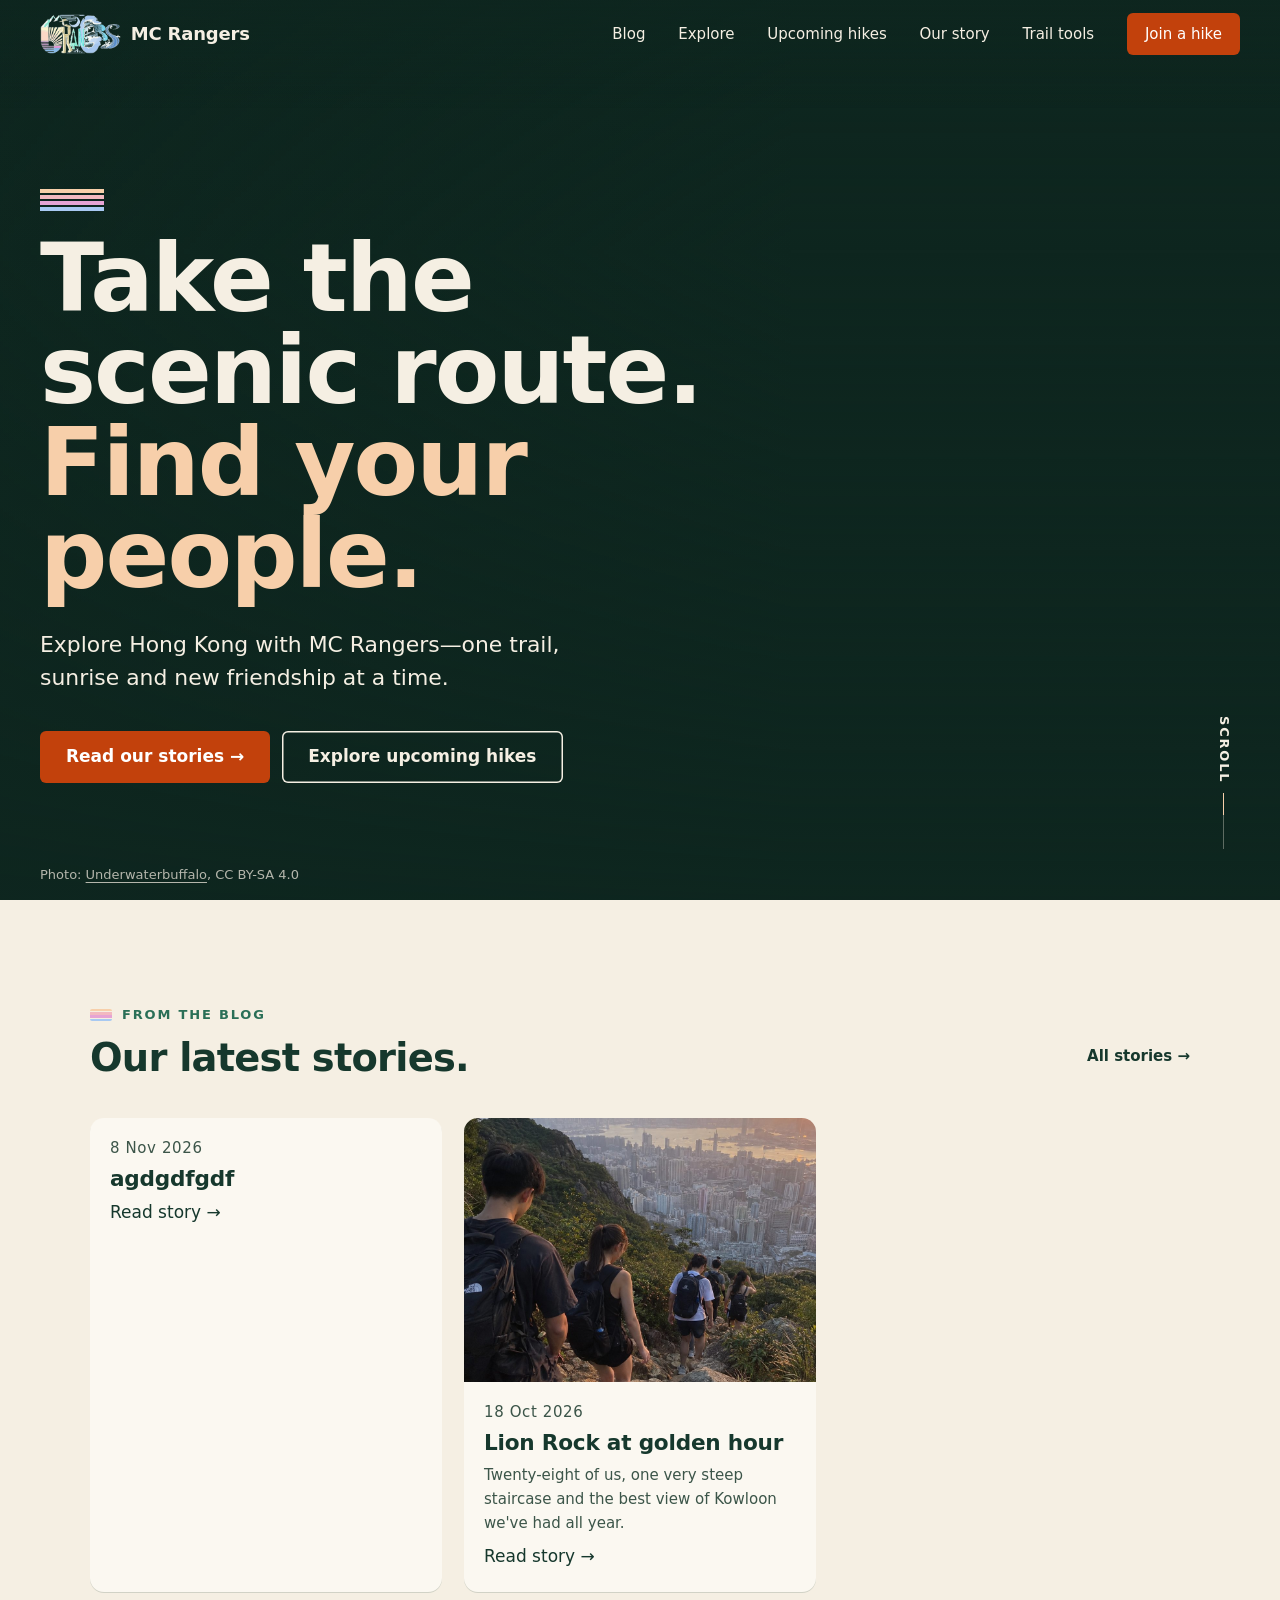
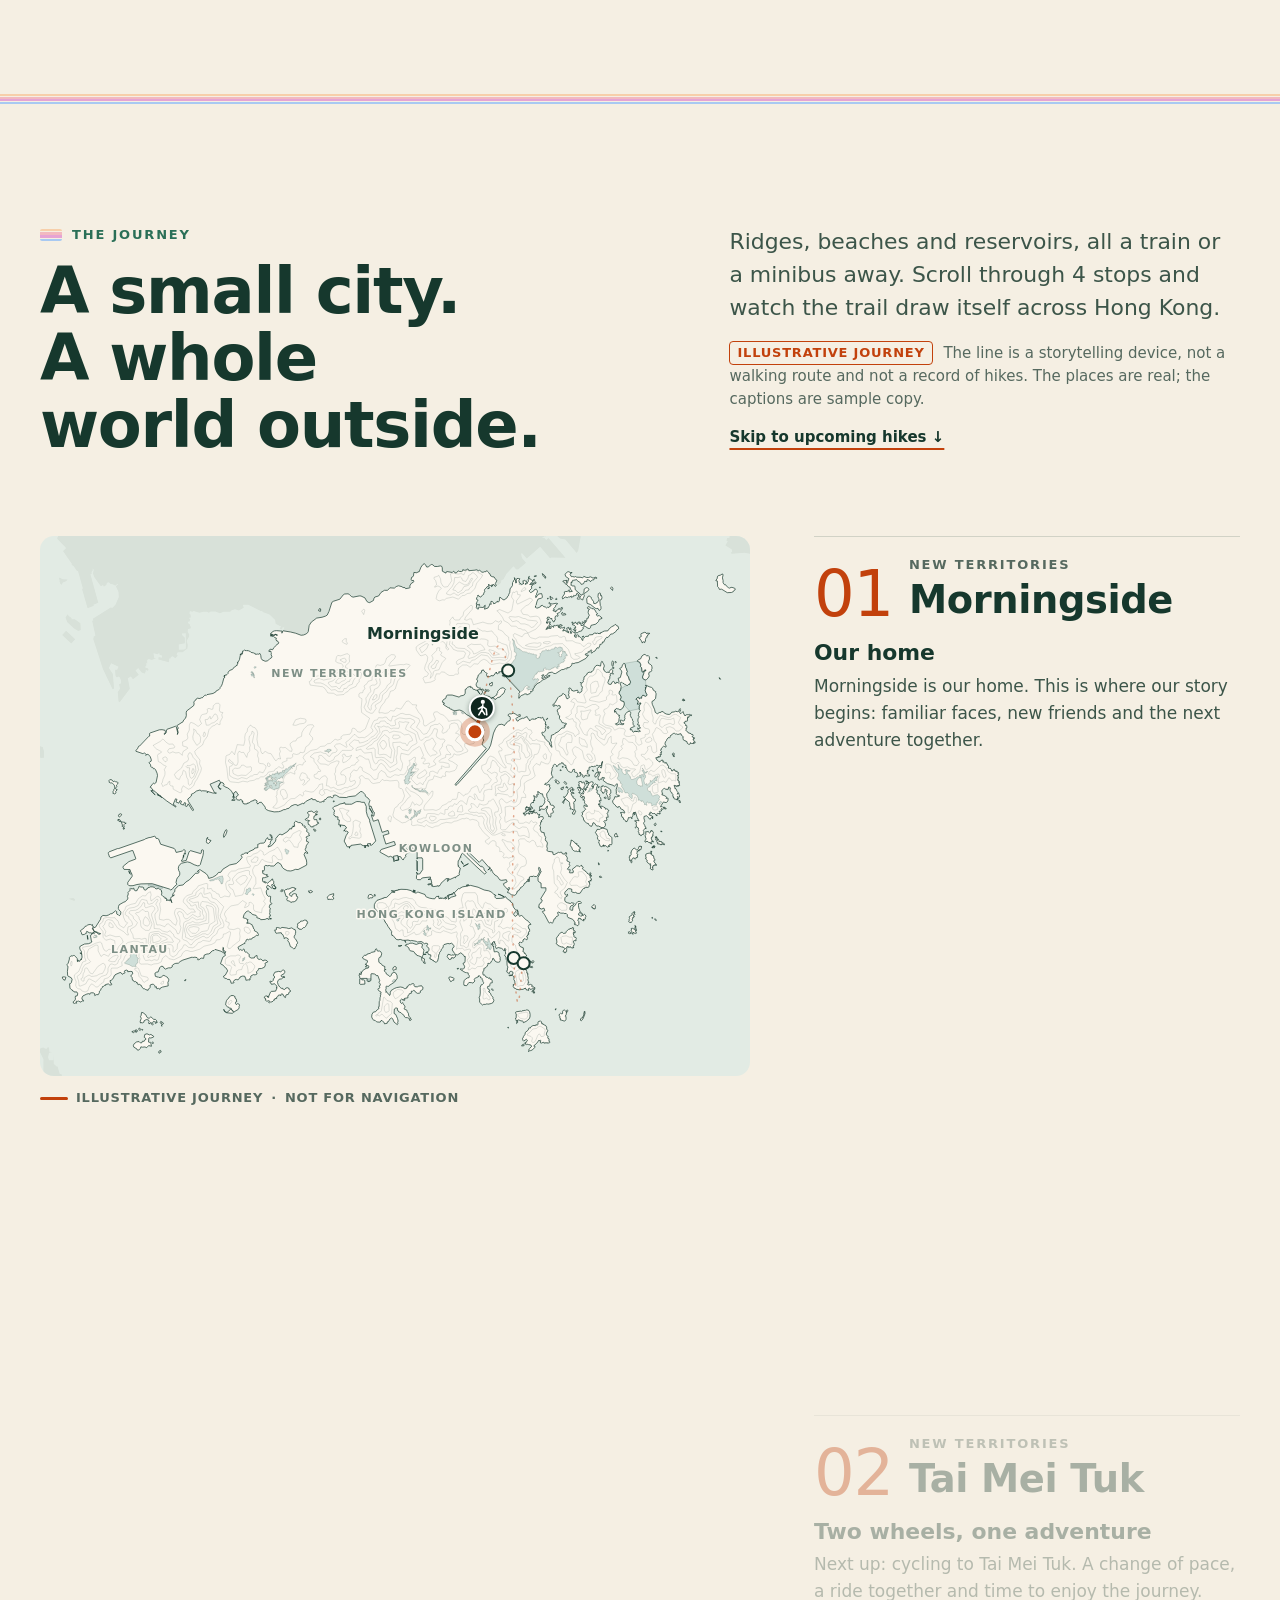
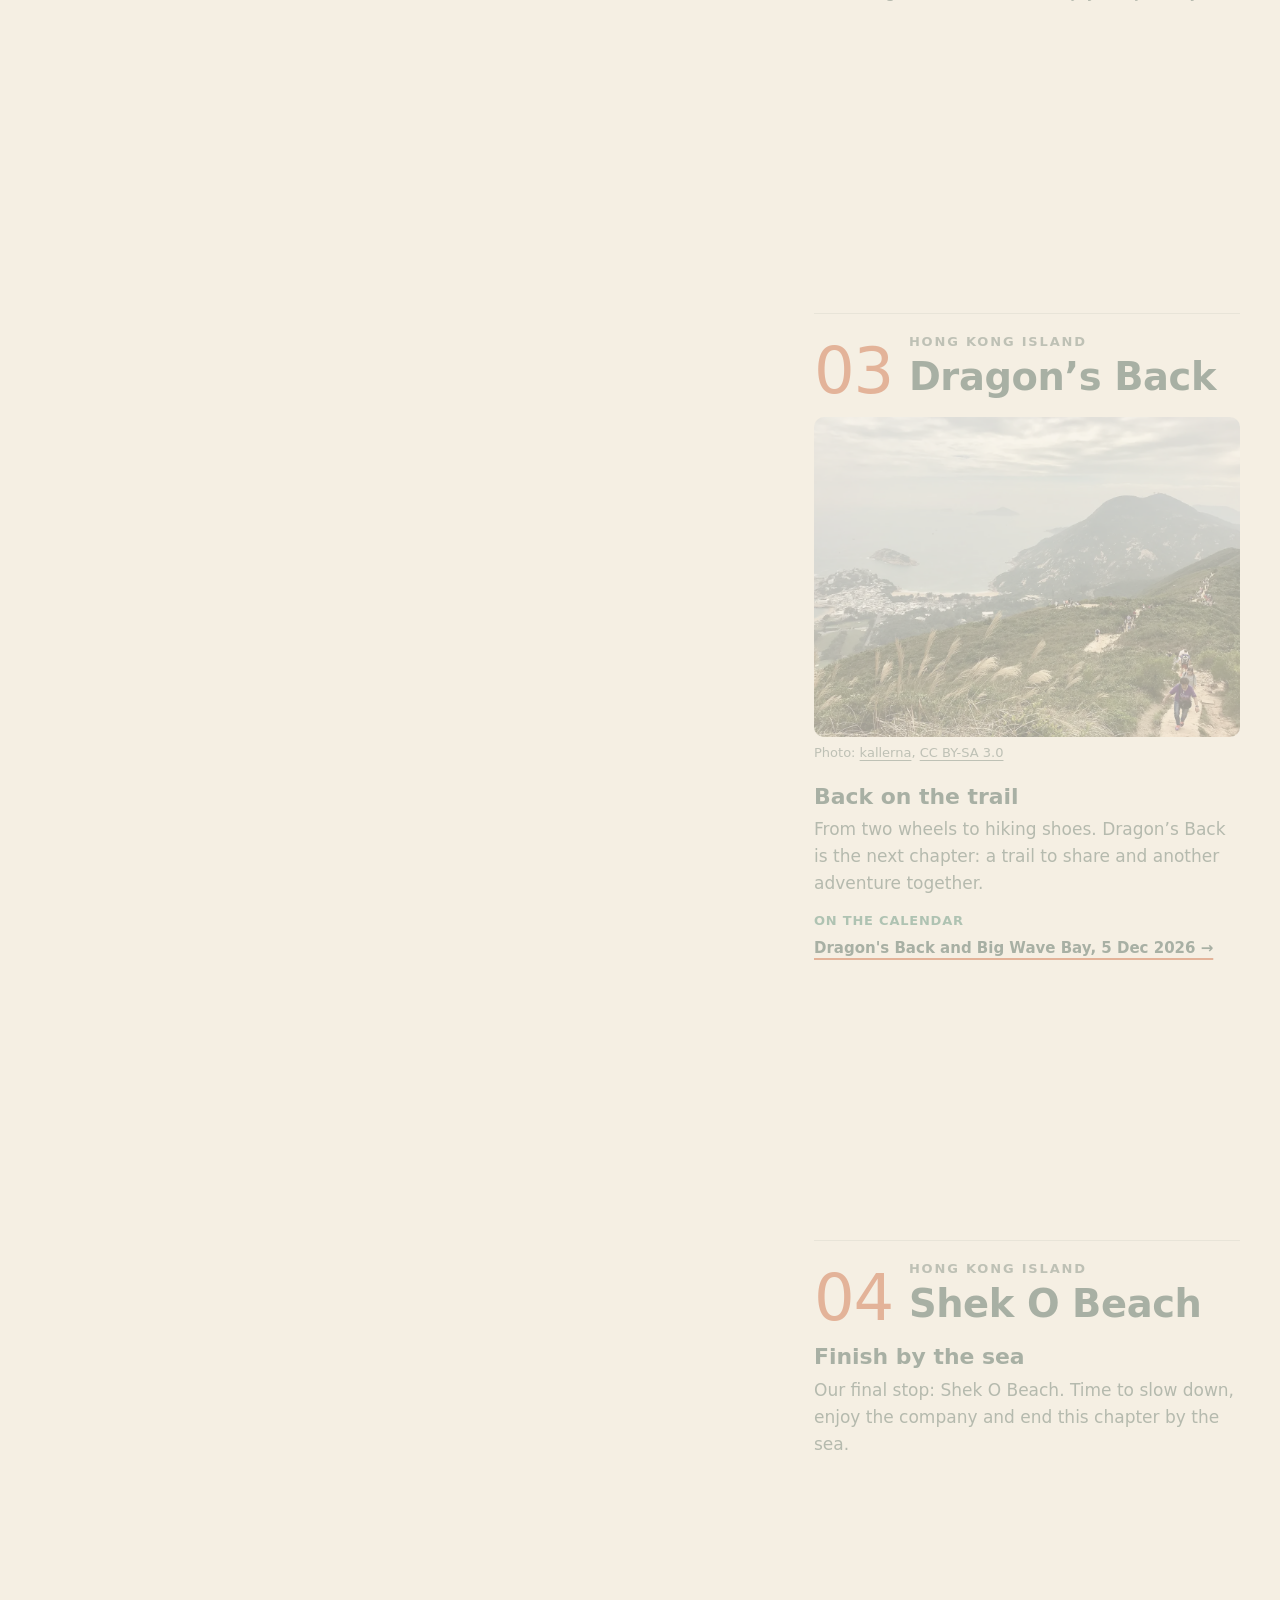
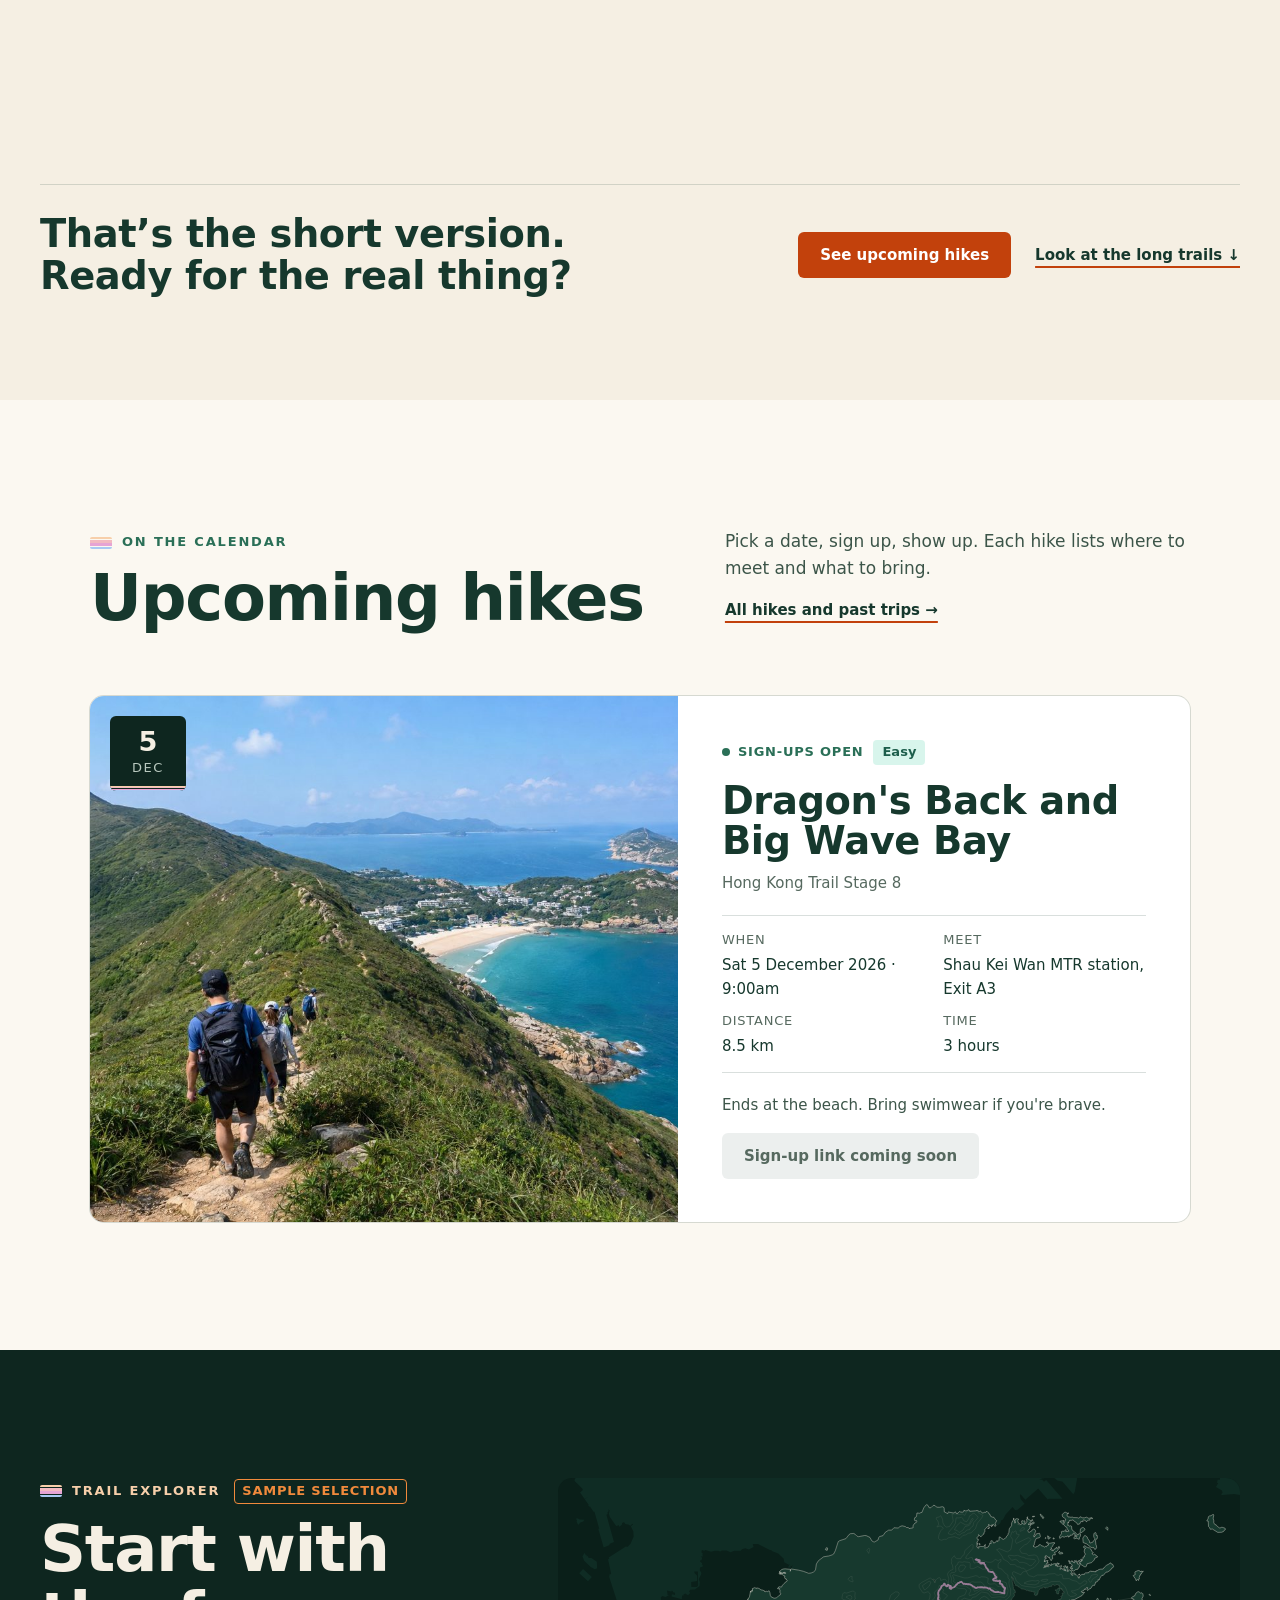
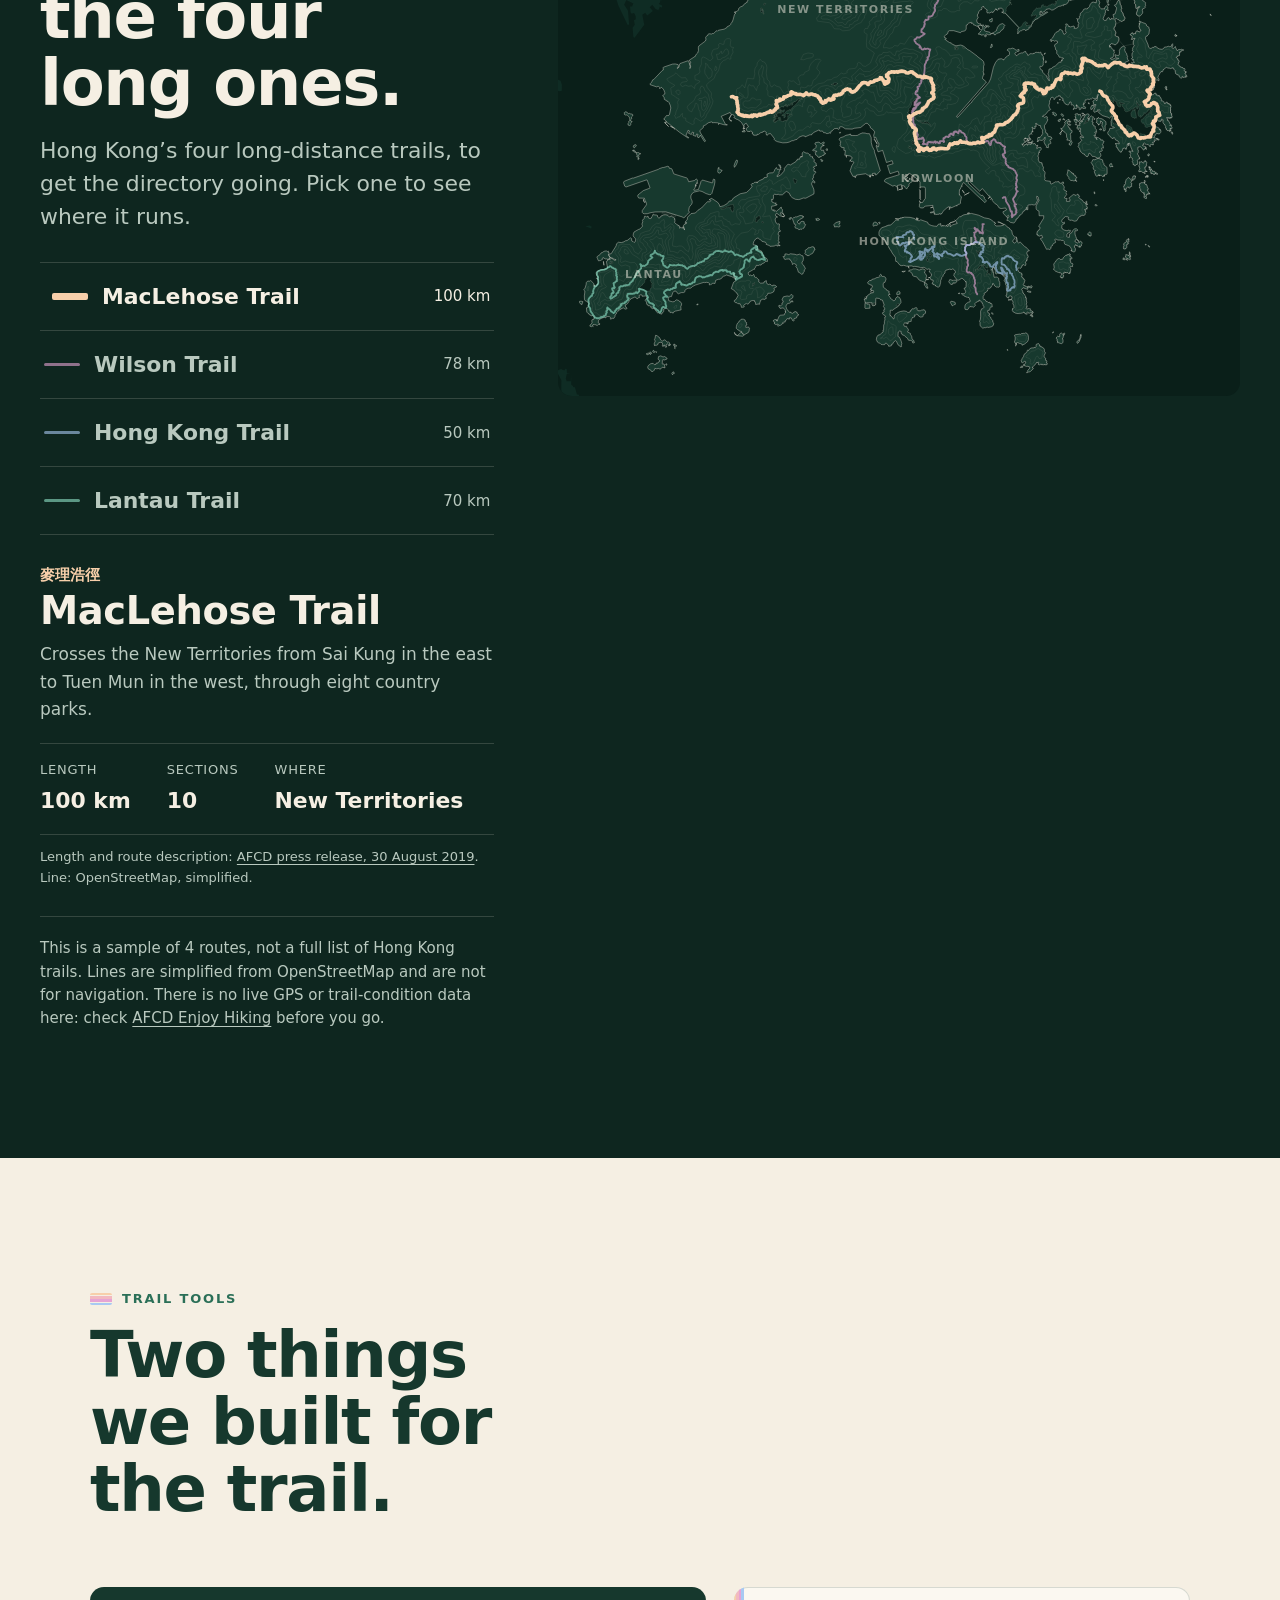
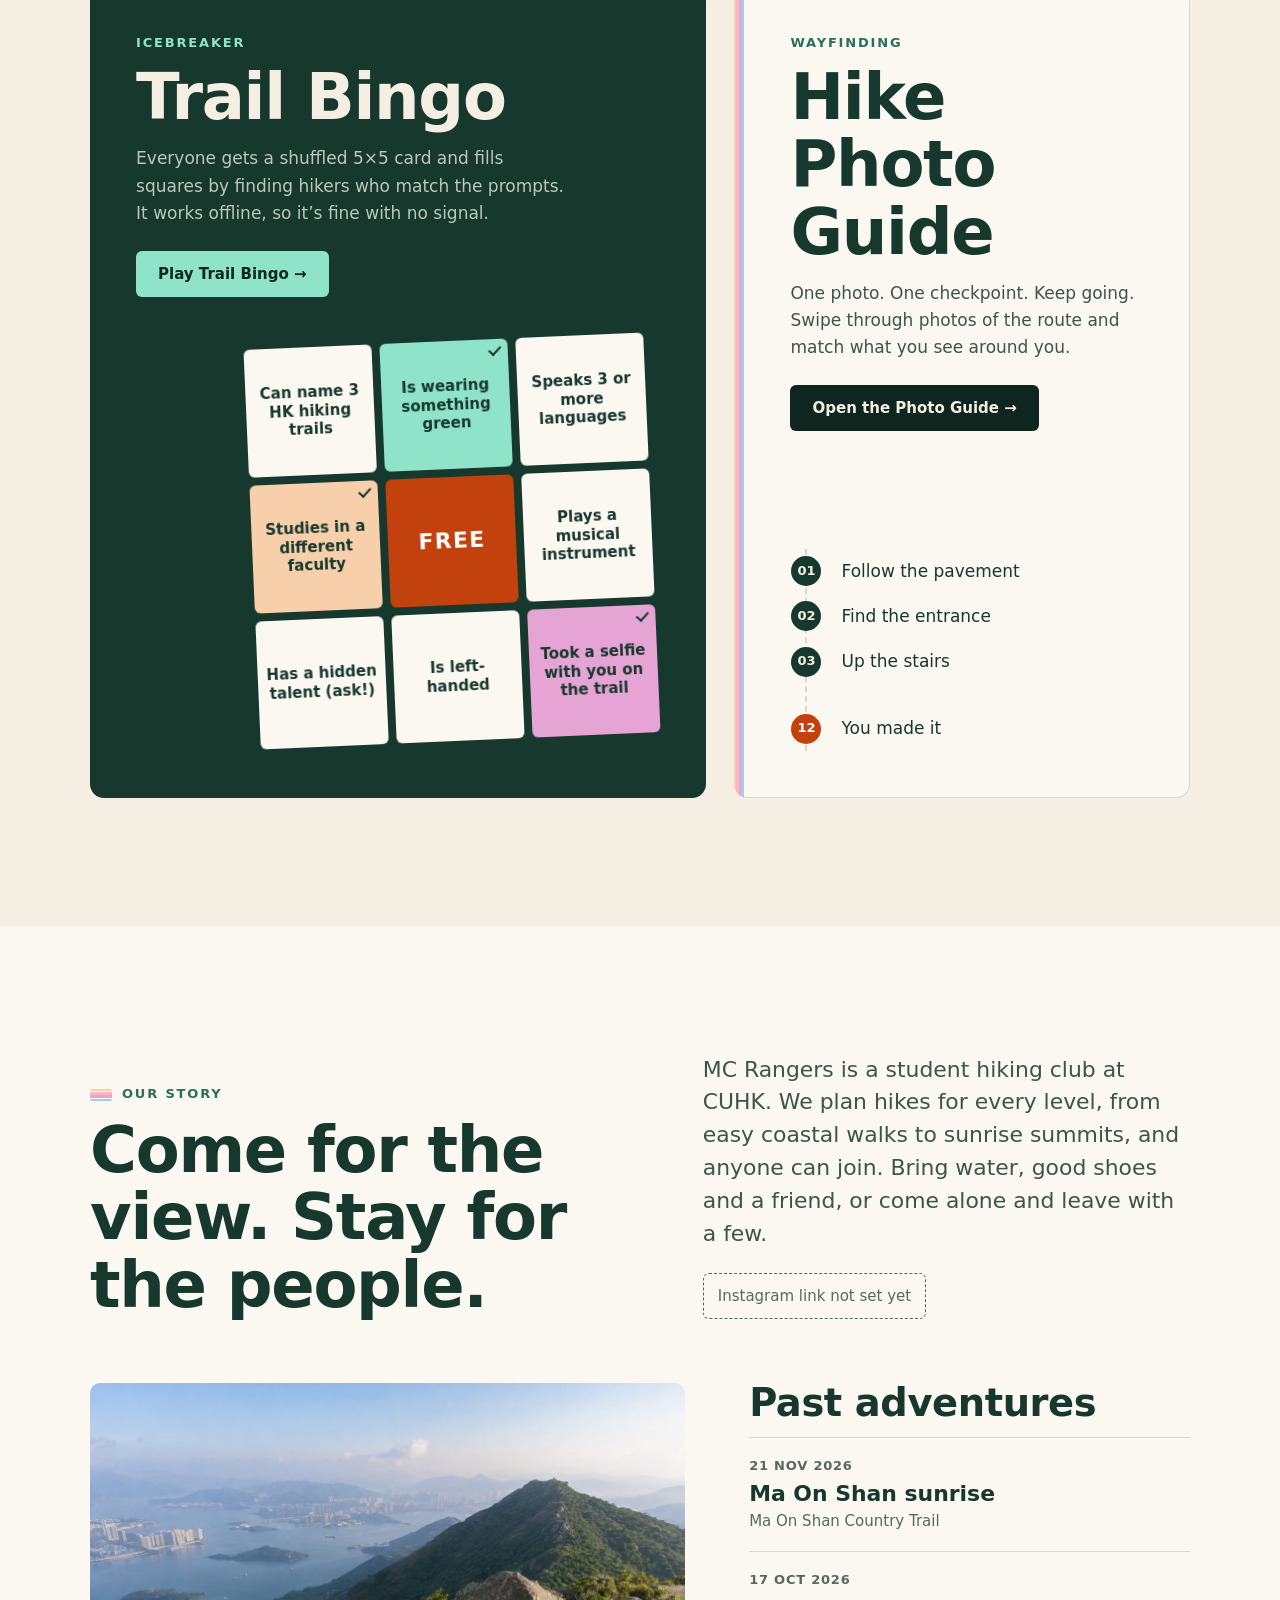
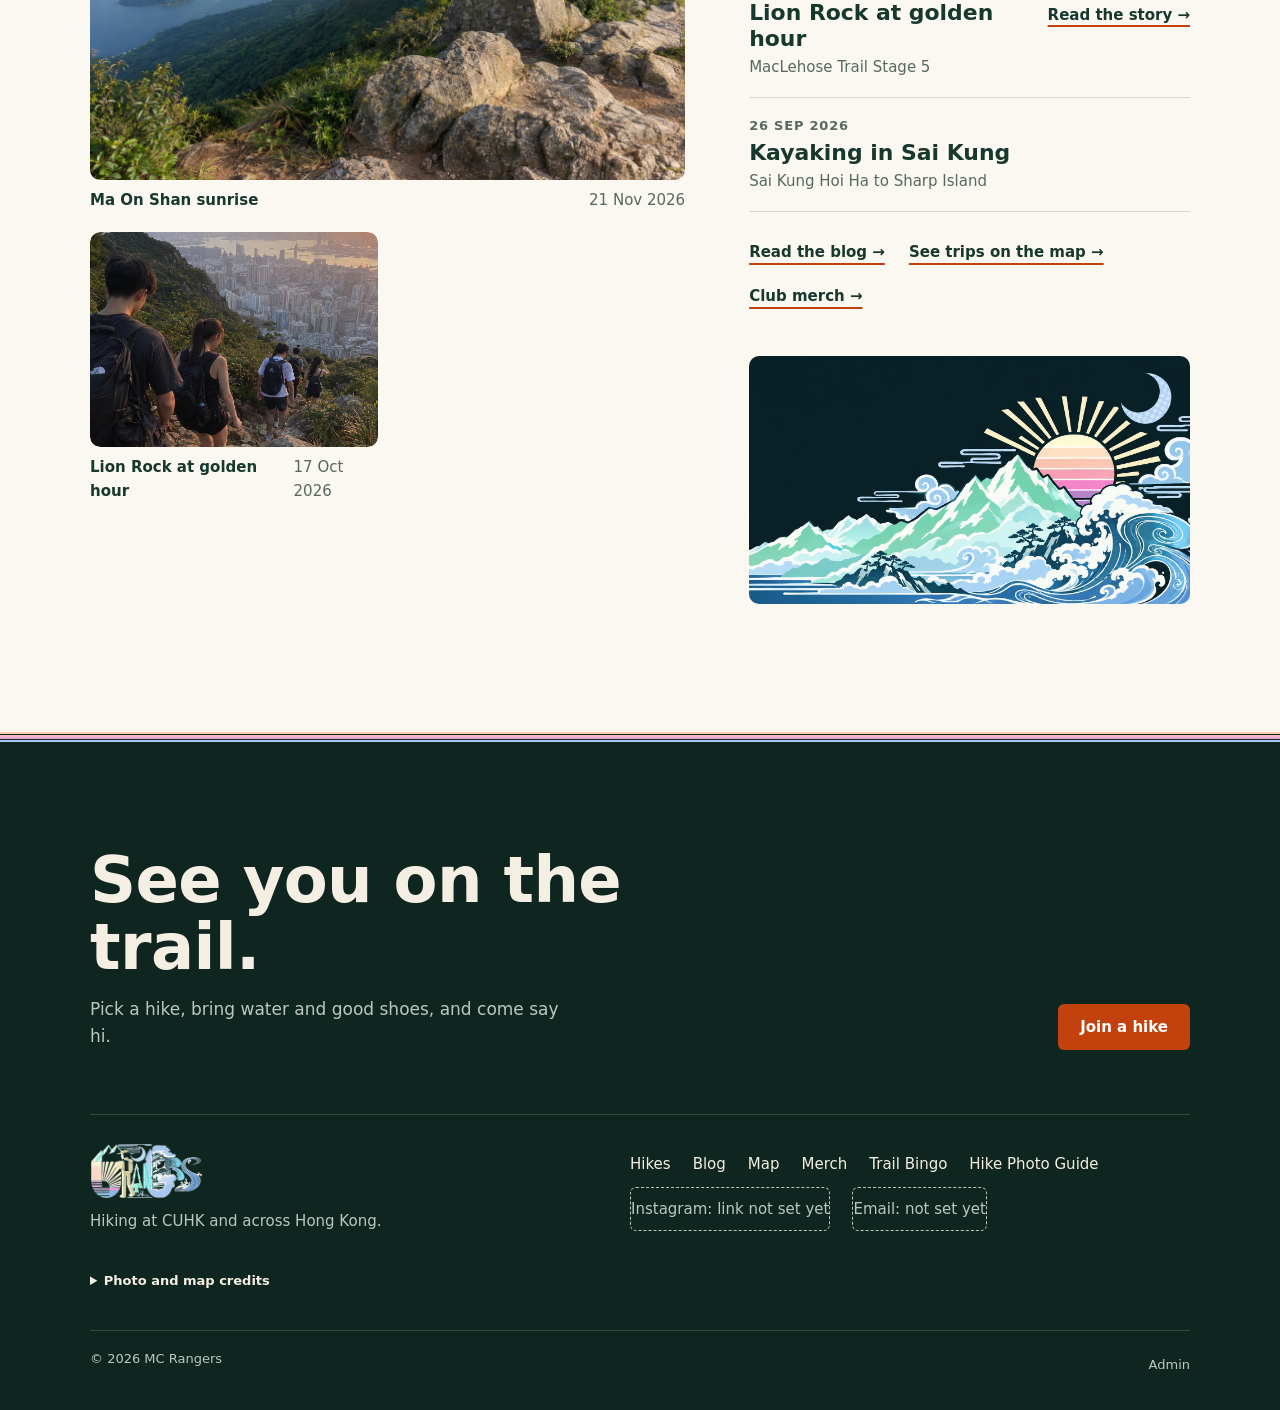
<file: index.html>
<!doctype html>
<html lang="en">
<head>
<meta charset="utf-8">
<meta name="viewport" content="width=device-width, initial-scale=1, viewport-fit=cover">
<title>MC Rangers · Hiking Hong Kong, one trail at a time</title>
<meta name="description" content="MC Rangers is a student hiking community at CUHK. See upcoming hikes, sign up, and explore Hong Kong one trail at a time.">
<meta name="theme-color" content="#0e261f">
<meta property="og:title" content="MC Rangers · Hiking Hong Kong, one trail at a time">
<meta property="og:description" content="Take the scenic route. Find your people. Upcoming hikes, trail tools and stories from MC Rangers.">
<meta property="og:type" content="website">
<meta property="og:image" content="images/og-home.jpg">
<link rel="icon" type="image/png" href="icons/favicon-64.png">
<link rel="apple-touch-icon" href="icons/apple-touch-icon.png">
<link rel="preconnect" href="https://api.fontshare.com" crossorigin>
<link rel="preload" as="image" media="(min-width: 761px)" href="images/hero-ridge-1200.webp" imagesrcset="images/hero-ridge-1200.webp 1200w, images/hero-ridge-2400.webp 2400w" imagesizes="136vw" fetchpriority="high">
<link rel="preload" as="image" media="(max-width: 760px)" href="images/hero-ridge-portrait.webp" fetchpriority="high">
<link href="https://api.fontshare.com/v2/css?f[]=clash-display@500,600&display=swap" rel="stylesheet">
<link href="https://api.fontshare.com/v2/css?f[]=general-sans@400,500,600&display=swap" rel="stylesheet">
<link rel="stylesheet" href="css/site.css">
<link rel="stylesheet" href="css/home.css">
<noscript><style>.site-head{background:var(--night)!important}.reveal{opacity:1!important;transform:none!important}.journey-grid,.sk,.explorer-map,.explorer-list,.ex-detail,.story-grid,.credits{display:none!important}</style></noscript>
</head>
<body data-page="index">
<a class="skip" href="#main">Skip to content</a>

<header class="site-head over-hero">
  <div class="wrap">
    <a class="brand" href="index.html" aria-label="MC Rangers home"><img src="icons/logo-sm.png" alt="" width="240" height="119"><span class="brand-name">MC Rangers</span></a>
    <button class="menu-btn" type="button" aria-expanded="false" aria-controls="nav">Menu</button>
    <nav class="nav" id="nav" aria-label="Main">
      <a href="#journey">Explore</a><a href="#hikes">Upcoming hikes</a><a href="#story">Our story</a><a href="#tools">Trail tools</a>
      <span class="nav-2"><a href="blog.html">Blog</a><a href="map.html" data-flag="showMap">Map</a><a href="merch.html" data-flag="showMerch">Merch</a></span>
      <a class="btn cta nav-cta" href="#hikes">Join a hike</a>
    </nav>
  </div>
</header>

<main id="main">

  <!-- 1. Hero -->
  <section class="hero-x" aria-labelledby="heroH">
    <div class="hero-x-media">
      <picture>
        <source media="(max-width: 760px)" srcset="images/hero-ridge-portrait.webp" width="800" height="1697">
        <img id="heroImg" src="images/hero-ridge-1200.webp" srcset="images/hero-ridge-1200.webp 1200w, images/hero-ridge-2400.webp 2400w" sizes="136vw"
             alt="A group of hikers standing on a rocky ridge, looking out over Clear Water Bay and its hazy green headlands"
             width="2400" height="1584" fetchpriority="high" decoding="async">
      </picture>
    </div>
    <div class="wrap hero-x-inner">
      <span class="stripes" aria-hidden="true"></span>
      <h1 id="heroH">Take the scenic route. <span>Find your people.</span></h1>
      <p class="hero-x-lede">Explore Hong Kong with MC Rangers&mdash;one trail, sunrise and new friendship at a time.</p>
      <div class="hero-x-actions">
        <a class="btn cta" href="#hikes">Explore upcoming hikes</a>
        <a class="btn ghost" href="#journey">Discover the trails</a>
      </div>
    </div>
    <a class="scroll-cue" href="#journey"><span>Scroll</span><i aria-hidden="true"></i></a>
    <p class="hero-x-credit">Photo: <a href="https://commons.wikimedia.org/wiki/File:Clear_Water_Bay_(bay)_07.jpg" target="_blank" rel="noopener">Underwaterbuffalo</a>, CC BY-SA 4.0</p>
  </section>

  <!-- 2. Scroll journey. Content: data/journey.json -->
  <section class="journey" id="journey" aria-labelledby="journeyH">
    <div class="wrap wide">
      <header class="journey-intro">
        <div>
          <p class="kicker">The journey</p>
          <h2 id="journeyH">A small city. A whole world outside.</h2>
        </div>
        <div class="journey-intro-side">
          <p class="lead">Ridges, beaches and reservoirs, all a train or a minibus away. Scroll through <span data-journey-count>seven</span> stops and watch the trail draw itself across Hong Kong.</p>
          <p class="fine"><span class="tag" data-journey-label>Illustrative journey</span> The line is a storytelling device, not a walking route and not a record of hikes. The places are real; the captions are sample copy.</p>
          <a class="text-link" href="#hikes">Skip to upcoming hikes &darr;</a>
        </div>
      </header>

      <div class="journey-grid">
        <div class="journey-map">
          <div class="journey-map-frame" id="journeyMap"></div>
          <p class="map-legend"><span class="legend-line" aria-hidden="true"></span><span data-journey-label>Illustrative journey</span><span class="legend-sep" aria-hidden="true">·</span><span>Not for navigation</span></p>
        </div>
        <ol class="journey-steps" id="journeySteps">
          <li class="step-loading">Loading the journey&hellip;</li>
        </ol>
      </div>
      <noscript><p class="fine">The journey needs JavaScript to load. Upcoming hikes are listed on the <a href="hikes.html">hikes page</a>.</p></noscript>

      <div class="journey-end">
        <p>That&rsquo;s the short version. Ready for the real thing?</p>
        <div><a class="btn cta" href="#hikes">See upcoming hikes</a><a class="text-link" href="#explorer">Look at the long trails &darr;</a></div>
      </div>
    </div>
  </section>

  <!-- 3. Upcoming hikes. Content: data/hikes.json (edit in admin.html) -->
  <section class="hikes-x" id="hikes" aria-labelledby="hikesH">
    <div class="wrap">
      <div class="sec-x-head">
        <div>
          <p class="kicker">On the calendar</p>
          <h2 id="hikesH">Upcoming hikes</h2>
        </div>
        <div class="sec-x-side">
          <p>Pick a date, sign up, show up. Each hike lists where to meet and what to bring.</p>
          <a class="text-link" href="hikes.html">All hikes and past trips &rarr;</a>
        </div>
      </div>
      <div class="hikes" id="nextHikes"><div class="sk" style="height:320px"></div></div>
      <noscript><p class="fine">Hikes load with JavaScript. The full list is on the <a href="hikes.html">hikes page</a>.</p></noscript>
    </div>
  </section>

  <!-- 4. Trail explorer. Content: data/trails.geojson -->
  <section class="explorer" id="explorer" aria-labelledby="explorerH">
    <div class="wrap wide explorer-grid">
      <div class="explorer-intro">
        <p class="kicker">Trail explorer <span class="tag">Sample selection</span></p>
        <h2 id="explorerH">Start with the four long ones.</h2>
        <p class="lead">Hong Kong&rsquo;s four long-distance trails, to get the directory going. Pick one to see where it runs.</p>
      </div>
      <ul class="explorer-list" id="explorerList" aria-label="Sample trails"></ul>
      <div class="explorer-map" id="explorerMap"></div>
      <div class="ex-detail" id="explorerDetail" tabindex="-1" aria-live="polite"><p class="ex-sum">Loading sample routes&hellip;</p></div>
      <p class="fine explorer-note">This is a sample of <span data-trail-count>4</span> routes, not a full list of Hong Kong trails. Lines are simplified from OpenStreetMap and are not for navigation. There is no live GPS or trail-condition data here: check <a href="https://www.hiking.gov.hk/" target="_blank" rel="noopener">AFCD Enjoy Hiking</a> before you go.</p>
    </div>
  </section>

  <!-- 5. Trail tools. Links: trailBingo and photoGuide in data/site.json -->
  <section class="tools" id="tools" aria-labelledby="toolsH">
    <div class="wrap">
      <div class="sec-x-head">
        <div>
          <p class="kicker">Trail tools</p>
          <h2 id="toolsH">Two things we built for the trail.</h2>
        </div>
      </div>
      <div class="tools-grid">
        <article class="tool tool-bingo" data-flag="showBingo">
          <div class="tool-text">
            <p class="tool-tag">Icebreaker</p>
            <h3>Trail Bingo</h3>
            <p>Everyone gets a shuffled 5&times;5 card and fills squares by finding hikers who match the prompts. It works offline, so it&rsquo;s fine with no signal.</p>
            <a class="btn" href="https://mcrangers.github.io/hike-bingo/" data-link="trailBingo" data-unset="Link not set yet: add &ldquo;trailBingo&rdquo; in data/site.json" target="_blank" rel="noopener">Play Trail Bingo &rarr;</a>
          </div>
          <ul class="bingo" role="img" aria-label="Example bingo squares, such as: can name 3 HK hiking trails, is wearing something green, studies in a different faculty">
            <li>Can name 3 HK hiking trails</li><li class="on a">Is wearing something green</li><li>Speaks 3 or more languages</li>
            <li class="on b">Studies in a different faculty</li><li class="free">Free</li><li>Plays a musical instrument</li>
            <li>Has a hidden talent (ask!)</li><li>Is left-handed</li><li class="on c">Took a selfie with you on the trail</li>
          </ul>
        </article>
        <article class="tool tool-guide">
          <div class="tool-text">
            <p class="tool-tag">Wayfinding</p>
            <h3>Hike Photo Guide</h3>
            <p>One photo. One checkpoint. Keep going. Swipe through photos of the route and match what you see around you.</p>
            <a class="btn dark" href="https://mcrangers.org/hike-guide/" data-link="photoGuide" data-unset="Link not set yet: add &ldquo;photoGuide&rdquo; in data/site.json" target="_blank" rel="noopener">Open the Photo Guide &rarr;</a>
          </div>
          <ol class="guide-steps" aria-label="Example checkpoints from the guide">
            <li><b>01</b>Follow the pavement</li>
            <li><b>02</b>Find the entrance</li>
            <li><b>03</b>Up the stairs</li>
            <li class="gap" aria-hidden="true"></li>
            <li><b>12</b>You made it</li>
          </ol>
        </article>
      </div>
    </div>
  </section>

  <!-- 6. Community and past adventures. Content: site.json (about), hikes.json, posts.json -->
  <section class="story" id="story" aria-labelledby="storyH">
    <div class="wrap">
      <div class="story-top">
        <div>
          <p class="kicker">Our story</p>
          <h2 id="storyH">Come for the view. Stay for the people.</h2>
        </div>
        <div class="story-about">
          <p class="lead" data-text="about"></p>
          <div class="story-links">
            <a class="btn dark hidden" href="#" data-link="joinForm" target="_blank" rel="noopener">Join the club</a>
            <a class="text-link" href="#" data-link="instagram" data-unset="Instagram link not set yet" target="_blank" rel="noopener">Follow on Instagram &rarr;</a>
          </div>
        </div>
      </div>
      <div class="story-grid">
        <div class="story-photos" id="storyPhotos"></div>
        <div class="story-past">
          <h3>Past adventures</h3>
          <ul class="past-x" id="pastList"><li class="past-empty">Loading&hellip;</li></ul>
          <p class="story-more">
            <a class="text-link" href="blog.html">Read the blog &rarr;</a>
            <a class="text-link" href="map.html" data-flag="showMap">See trips on the map &rarr;</a>
            <a class="text-link" href="merch.html" data-flag="showMerch">Club merch &rarr;</a>
          </p>
          <figure class="story-art"><img src="images/hero-art.jpg" alt="MC Rangers artwork: mint-green peaks, a striped sunrise and rolling waves" loading="lazy" decoding="async" width="1600" height="900"></figure>
        </div>
      </div>
    </div>
  </section>
</main>

<!-- 7. Footer -->
<footer class="site-foot">
  <div class="wrap">
    <div class="foot-call">
      <div><h2>See you on the trail.</h2><p>Pick a hike, bring water and good shoes, and come say hi.</p></div>
      <a class="btn cta" href="#hikes">Join a hike</a>
    </div>
    <div class="foot-grid">
      <div><img src="icons/logo-sm.png" alt="MC Rangers" width="240" height="119" loading="lazy"><p>Hiking at CUHK and across Hong Kong.</p></div>
      <nav class="foot-links" aria-label="Footer">
        <a href="hikes.html">Hikes</a><a href="blog.html">Blog</a><a href="map.html" data-flag="showMap">Map</a><a href="merch.html" data-flag="showMerch">Merch</a>
        <a href="#" data-link="trailBingo" data-flag="showBingo" target="_blank" rel="noopener" class="hidden">Trail Bingo</a>
        <a href="#" data-link="photoGuide" target="_blank" rel="noopener" class="hidden">Hike Photo Guide</a>
        <a href="#" data-link="instagram" data-unset="Instagram: link not set yet" target="_blank" rel="noopener">Instagram</a>
        <a href="#" data-link="email" data-unset="Email: not set yet">Email us</a>
      </nav>
    </div>
    <details class="credits" id="credits">
      <summary>Photo and map credits</summary>
      <div id="creditsBody"><p>Loading credits&hellip;</p></div>
    </details>
    <div class="foot-small"><span>&copy; <span data-year></span> MC Rangers</span><a href="admin.html">Admin</a></div>
  </div>
</footer>

<script src="js/site.js"></script>
<script src="js/hkmap.js"></script>
<script src="js/journey.js"></script>
<script src="js/explorer.js"></script>
<script src="js/home.js"></script>
</body>
</html>
</file>
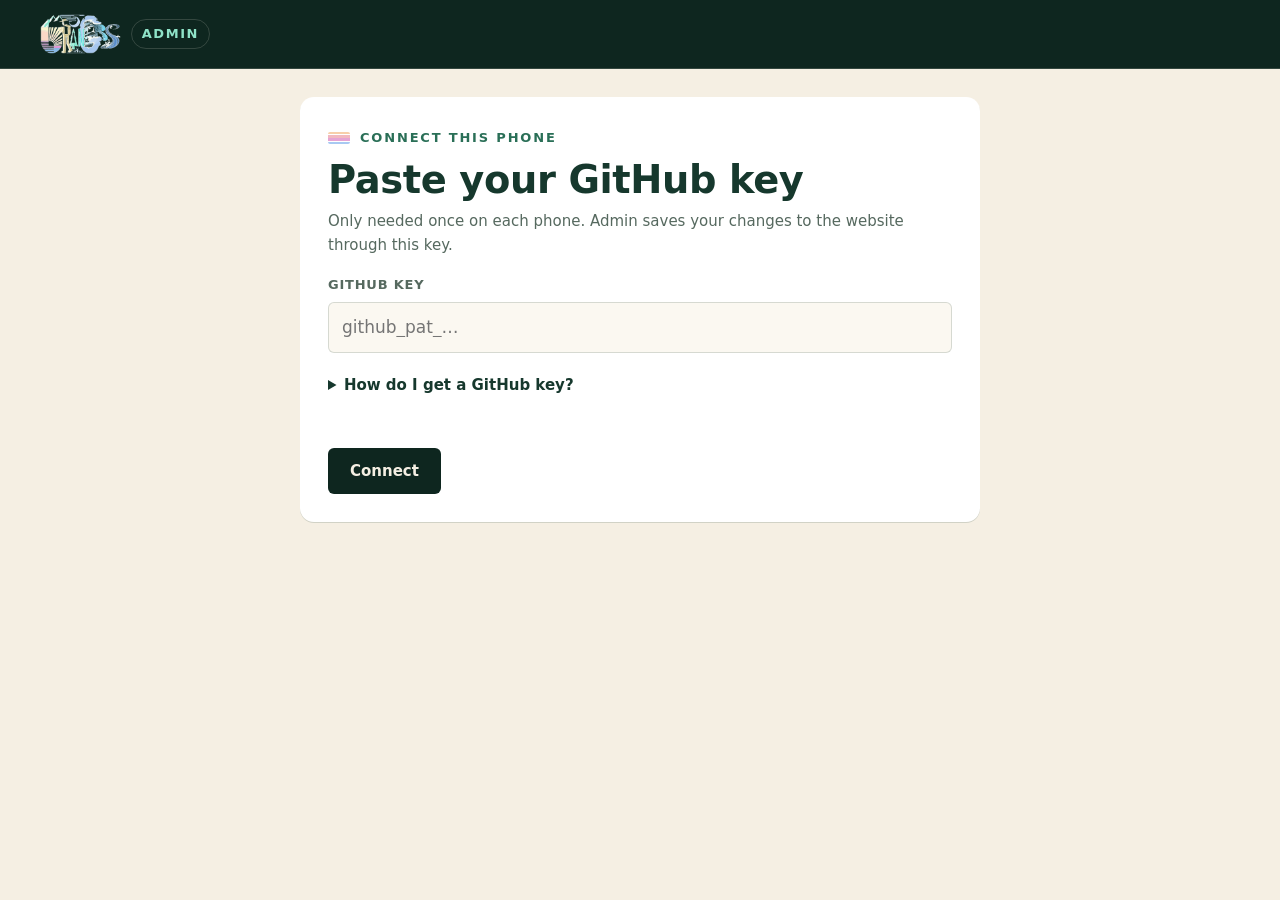
<file: admin.html>
<!doctype html>
<html lang="en">
<head>
<meta charset="utf-8">
<meta name="viewport" content="width=device-width, initial-scale=1, viewport-fit=cover">
<meta name="robots" content="noindex, nofollow">
<title>Admin · MC Rangers</title>
<meta name="theme-color" content="#0e261f">
<link rel="icon" type="image/png" href="icons/favicon-64.png">
<link rel="preconnect" href="https://api.fontshare.com" crossorigin>
<link href="https://api.fontshare.com/v2/css?f[]=clash-display@500,600&display=swap" rel="stylesheet">
<link href="https://api.fontshare.com/v2/css?f[]=general-sans@400,500,600&display=swap" rel="stylesheet">
<link rel="stylesheet" href="css/site.css">
<link rel="stylesheet" href="css/admin.css">
</head>
<body data-page="admin">
<header class="site-head">
  <div class="wrap">
    <a class="brand" href="index.html" aria-label="MC Rangers home"><img src="icons/logo-sm.png" alt="MC Rangers" width="240" height="119"><span class="adm-tag">Admin</span></a>
    <div id="topRight"></div>
  </div>
</header>
<main class="adm wrap" id="main">
  <!-- CONNECT (once per phone) -->
  <section id="connect" class="hidden">
    <form class="panel" id="connectForm" novalidate>
      <div class="kicker">Connect this phone</div>
      <h1 class="adm-h1">Paste your GitHub key</h1>
      <p class="adm-sub">Only needed once on each phone. Admin saves your changes to the website through this key.</p>
      <label for="tok">GitHub key</label>
      <input type="password" id="tok" autocomplete="off" placeholder="github_pat_…" spellcheck="false">
      <details>
        <summary>How do I get a GitHub key?</summary>
        <ol>
          <li>GitHub → <strong>Settings → Developer settings → Personal access tokens → Fine-grained tokens</strong> → <strong>Generate new token</strong>.</li>
          <li>Resource owner: <strong>mcrangers</strong>. Repository access: <strong>Only select repositories → mcrangers.github.io</strong> (add hike-bingo too if you want one key for both).</li>
          <li>Permissions → Repository → <strong>Contents: Read and write</strong>.</li>
        </ol>
      </details>
      <div class="adm-err" id="connectErr" role="alert"></div>
      <button class="btn dark" type="submit" id="connectBtn">Connect</button>
    </form>
  </section>

  <!-- EDITOR -->
  <section id="editor" class="hidden">
    <div class="adm-tabs" role="tablist" aria-label="Sections">
      <button role="tab" type="button" data-tab="hikes" aria-selected="true">Hikes</button>
      <button role="tab" type="button" data-tab="posts" aria-selected="false">Blog</button>
      <button role="tab" type="button" data-tab="merch" aria-selected="false">Merch</button>
      <button role="tab" type="button" data-tab="site" aria-selected="false">Settings</button>
    </div>
    <div id="pane"></div>
  </section>
</main>
<div class="savebar hidden" id="saveBar">
  <div class="wrap"><span id="saveMsg" role="status">You have unsaved changes</span><button class="btn" type="button" id="saveBtn">Save</button></div>
</div>
<script src="js/admin.js"></script>
</body>
</html>
</file>
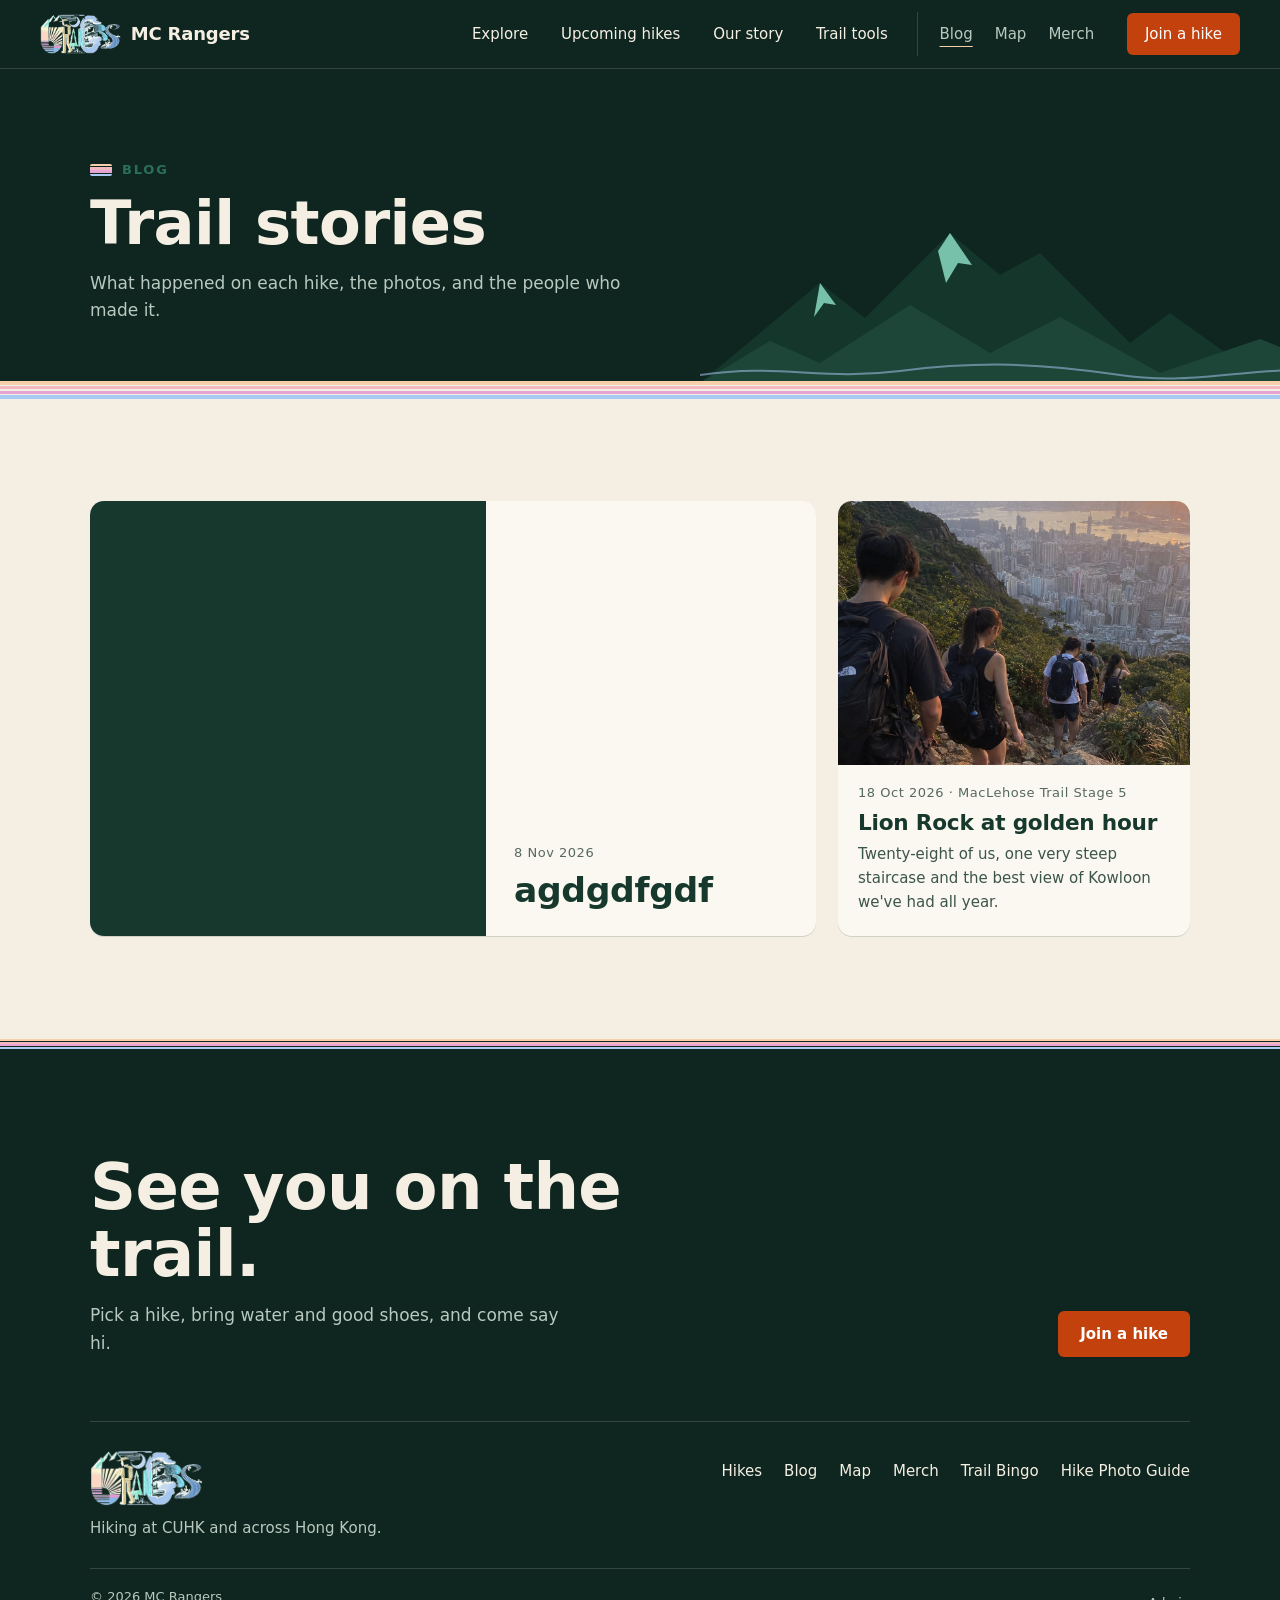
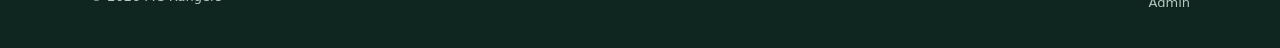
<file: blog.html>
<!doctype html>
<html lang="en">
<head>
<meta charset="utf-8">
<meta name="viewport" content="width=device-width, initial-scale=1, viewport-fit=cover">
<title>Blog · MC Rangers</title>
<meta name="description" content="Stories and photos from every MC Rangers hike.">
<meta name="theme-color" content="#0e261f">
<meta property="og:title" content="Blog · MC Rangers">
<meta property="og:description" content="Stories and photos from every MC Rangers hike.">
<meta property="og:type" content="website">
<meta property="og:image" content="icons/icon-512.png">
<link rel="icon" type="image/png" href="icons/favicon-64.png">
<link rel="apple-touch-icon" href="icons/apple-touch-icon.png">
<link rel="preconnect" href="https://api.fontshare.com" crossorigin>
<link href="https://api.fontshare.com/v2/css?f[]=clash-display@500,600&display=swap" rel="stylesheet">
<link href="https://api.fontshare.com/v2/css?f[]=general-sans@400,500,600&display=swap" rel="stylesheet">
<link rel="stylesheet" href="css/site.css">
</head>
<body data-page="blog">
<a class="skip" href="#main">Skip to content</a>
<header class="site-head full-nav">
  <div class="wrap">
    <a class="brand" href="index.html" aria-label="MC Rangers home"><img src="icons/logo-sm.png" alt="" width="240" height="119"><span class="brand-name">MC Rangers</span></a>
    <button class="menu-btn" type="button" aria-expanded="false" aria-controls="nav">Menu</button>
    <nav class="nav" id="nav" aria-label="Main">
      <a href="index.html#journey">Explore</a><a href="hikes.html">Upcoming hikes</a><a href="index.html#story">Our story</a><a href="index.html#tools">Trail tools</a>
      <span class="nav-2"><a href="blog.html" aria-current="page">Blog</a><a href="map.html" data-flag="showMap">Map</a><a href="merch.html" data-flag="showMerch">Merch</a></span>
      <a class="btn cta nav-cta" href="hikes.html">Join a hike</a>
    </nav>
  </div>
</header>
<main id="main">
  <section class="page-head"><svg class="ridge" viewBox="0 0 620 170" aria-hidden="true"><path d="M0 170 L120 70 L165 105 L250 20 L300 62 L340 40 L430 130 L470 100 L540 150 L620 120 L620 170Z" fill="#16382d"/><path d="M250 20 L272 52 L258 50 L246 70 L238 38Z M120 70 L136 92 L124 90 L114 104Z" fill="#8fe3c8" opacity=".9"/><path d="M0 170 L70 128 L120 150 L210 92 L290 140 L360 104 L460 160 L560 126 L620 150 L620 170Z" fill="#1f4a3c"/><path d="M0 162 C80 150 120 168 200 158 S340 150 420 162 560 150 620 160" fill="none" stroke="#a8c9f2" stroke-width="2" opacity=".6"/></svg><div class="wrap"><div class="kicker">Blog</div><h1>Trail stories</h1><p>What happened on each hike, the photos, and the people who made it.</p></div></section>
  <div class="stripe-band" aria-hidden="true"></div>
  <section class="section"><div class="wrap"><div class="posts" id="allPosts"><div class="sk" style="grid-column:span 12;height:320px"></div></div></div></section>
</main>
<footer class="site-foot">
  <div class="wrap">
    <div class="foot-call">
      <div><h2>See you on the trail.</h2><p>Pick a hike, bring water and good shoes, and come say hi.</p></div>
      <a class="btn cta" href="hikes.html">Join a hike</a>
    </div>
    <div class="foot-grid">
      <div><img src="icons/logo-sm.png" alt="MC Rangers" width="240" height="119" loading="lazy"><p>Hiking at CUHK and across Hong Kong.</p></div>
      <nav class="foot-links" aria-label="Footer">
        <a href="hikes.html">Hikes</a><a href="blog.html">Blog</a><a href="map.html" data-flag="showMap">Map</a><a href="merch.html" data-flag="showMerch">Merch</a>
        <a href="#" data-link="trailBingo" data-flag="showBingo" target="_blank" rel="noopener" class="hidden">Trail Bingo</a>
        <a href="#" data-link="photoGuide" target="_blank" rel="noopener" class="hidden">Hike Photo Guide</a>
        <a href="#" data-link="instagram" target="_blank" rel="noopener" class="hidden">Instagram</a>
        <a href="#" data-link="email" class="hidden">Email us</a>
      </nav>
    </div>
    <div class="foot-small"><span>&copy; <span data-year></span> MC Rangers</span><a href="admin.html">Admin</a></div>
  </div>
</footer>
<script src="js/site.js"></script>
</body>
</html>
</file>
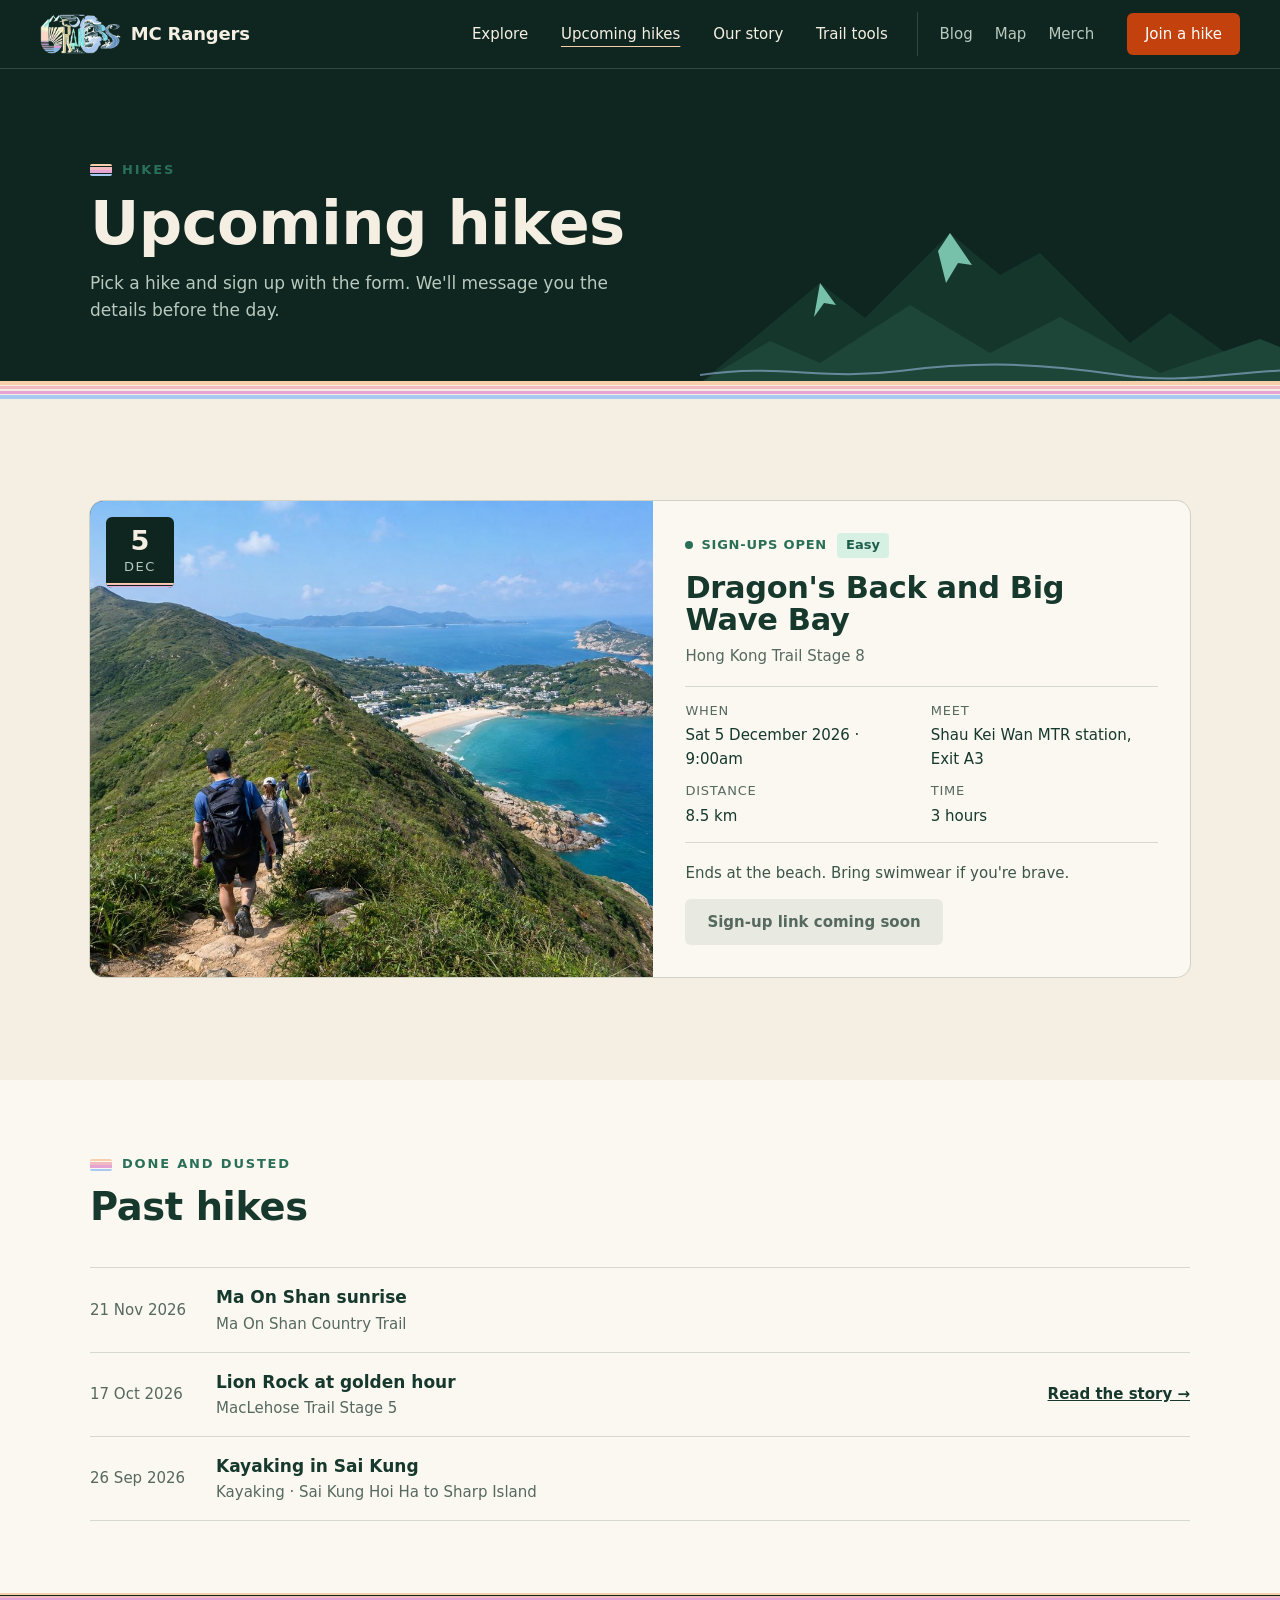
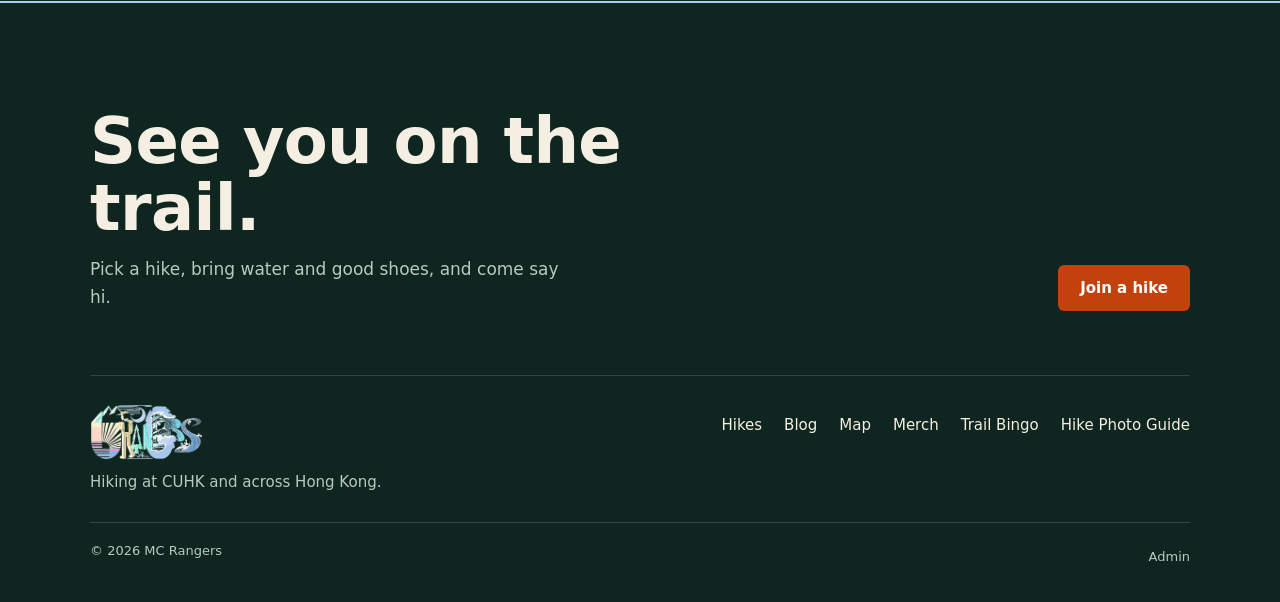
<file: hikes.html>
<!doctype html>
<html lang="en">
<head>
<meta charset="utf-8">
<meta name="viewport" content="width=device-width, initial-scale=1, viewport-fit=cover">
<title>Hikes · MC Rangers</title>
<meta name="description" content="Upcoming MC Rangers hikes with dates, meeting points and sign-up links, plus our past hikes.">
<meta name="theme-color" content="#0e261f">
<meta property="og:title" content="Hikes · MC Rangers">
<meta property="og:description" content="Upcoming MC Rangers hikes with dates, meeting points and sign-up links, plus our past hikes.">
<meta property="og:type" content="website">
<meta property="og:image" content="icons/icon-512.png">
<link rel="icon" type="image/png" href="icons/favicon-64.png">
<link rel="apple-touch-icon" href="icons/apple-touch-icon.png">
<link rel="preconnect" href="https://api.fontshare.com" crossorigin>
<link href="https://api.fontshare.com/v2/css?f[]=clash-display@500,600&display=swap" rel="stylesheet">
<link href="https://api.fontshare.com/v2/css?f[]=general-sans@400,500,600&display=swap" rel="stylesheet">
<link rel="stylesheet" href="css/site.css">
</head>
<body data-page="hikes">
<a class="skip" href="#main">Skip to content</a>
<header class="site-head full-nav">
  <div class="wrap">
    <a class="brand" href="index.html" aria-label="MC Rangers home"><img src="icons/logo-sm.png" alt="" width="240" height="119"><span class="brand-name">MC Rangers</span></a>
    <button class="menu-btn" type="button" aria-expanded="false" aria-controls="nav">Menu</button>
    <nav class="nav" id="nav" aria-label="Main">
      <a href="index.html#journey">Explore</a><a href="hikes.html" aria-current="page">Upcoming hikes</a><a href="index.html#story">Our story</a><a href="index.html#tools">Trail tools</a>
      <span class="nav-2"><a href="blog.html">Blog</a><a href="map.html" data-flag="showMap">Map</a><a href="merch.html" data-flag="showMerch">Merch</a></span>
      <a class="btn cta nav-cta" href="hikes.html">Join a hike</a>
    </nav>
  </div>
</header>
<main id="main">
  <section class="page-head"><svg class="ridge" viewBox="0 0 620 170" aria-hidden="true"><path d="M0 170 L120 70 L165 105 L250 20 L300 62 L340 40 L430 130 L470 100 L540 150 L620 120 L620 170Z" fill="#16382d"/><path d="M250 20 L272 52 L258 50 L246 70 L238 38Z M120 70 L136 92 L124 90 L114 104Z" fill="#8fe3c8" opacity=".9"/><path d="M0 170 L70 128 L120 150 L210 92 L290 140 L360 104 L460 160 L560 126 L620 150 L620 170Z" fill="#1f4a3c"/><path d="M0 162 C80 150 120 168 200 158 S340 150 420 162 560 150 620 160" fill="none" stroke="#a8c9f2" stroke-width="2" opacity=".6"/></svg><div class="wrap"><div class="kicker">Hikes</div><h1>Upcoming hikes</h1><p>Pick a hike and sign up with the form. We'll message you the details before the day.</p></div></section>
  <div class="stripe-band" aria-hidden="true"></div>
  <section class="section"><div class="wrap"><div class="hikes" id="upcoming"><div class="sk" style="height:320px"></div></div></div></section>
  <section class="section paper tight" id="pastSec" data-flag="showPastHikes" aria-labelledby="pastH">
    <div class="wrap"><div class="sec-head"><div><div class="kicker">Done and dusted</div><h2 id="pastH">Past hikes</h2></div></div><ul class="past" id="past"></ul></div>
  </section>
</main>
<footer class="site-foot">
  <div class="wrap">
    <div class="foot-call">
      <div><h2>See you on the trail.</h2><p>Pick a hike, bring water and good shoes, and come say hi.</p></div>
      <a class="btn cta" href="hikes.html">Join a hike</a>
    </div>
    <div class="foot-grid">
      <div><img src="icons/logo-sm.png" alt="MC Rangers" width="240" height="119" loading="lazy"><p>Hiking at CUHK and across Hong Kong.</p></div>
      <nav class="foot-links" aria-label="Footer">
        <a href="hikes.html">Hikes</a><a href="blog.html">Blog</a><a href="map.html" data-flag="showMap">Map</a><a href="merch.html" data-flag="showMerch">Merch</a>
        <a href="#" data-link="trailBingo" data-flag="showBingo" target="_blank" rel="noopener" class="hidden">Trail Bingo</a>
        <a href="#" data-link="photoGuide" target="_blank" rel="noopener" class="hidden">Hike Photo Guide</a>
        <a href="#" data-link="instagram" target="_blank" rel="noopener" class="hidden">Instagram</a>
        <a href="#" data-link="email" class="hidden">Email us</a>
      </nav>
    </div>
    <div class="foot-small"><span>&copy; <span data-year></span> MC Rangers</span><a href="admin.html">Admin</a></div>
  </div>
</footer>
<script src="js/site.js"></script>
</body>
</html>
</file>
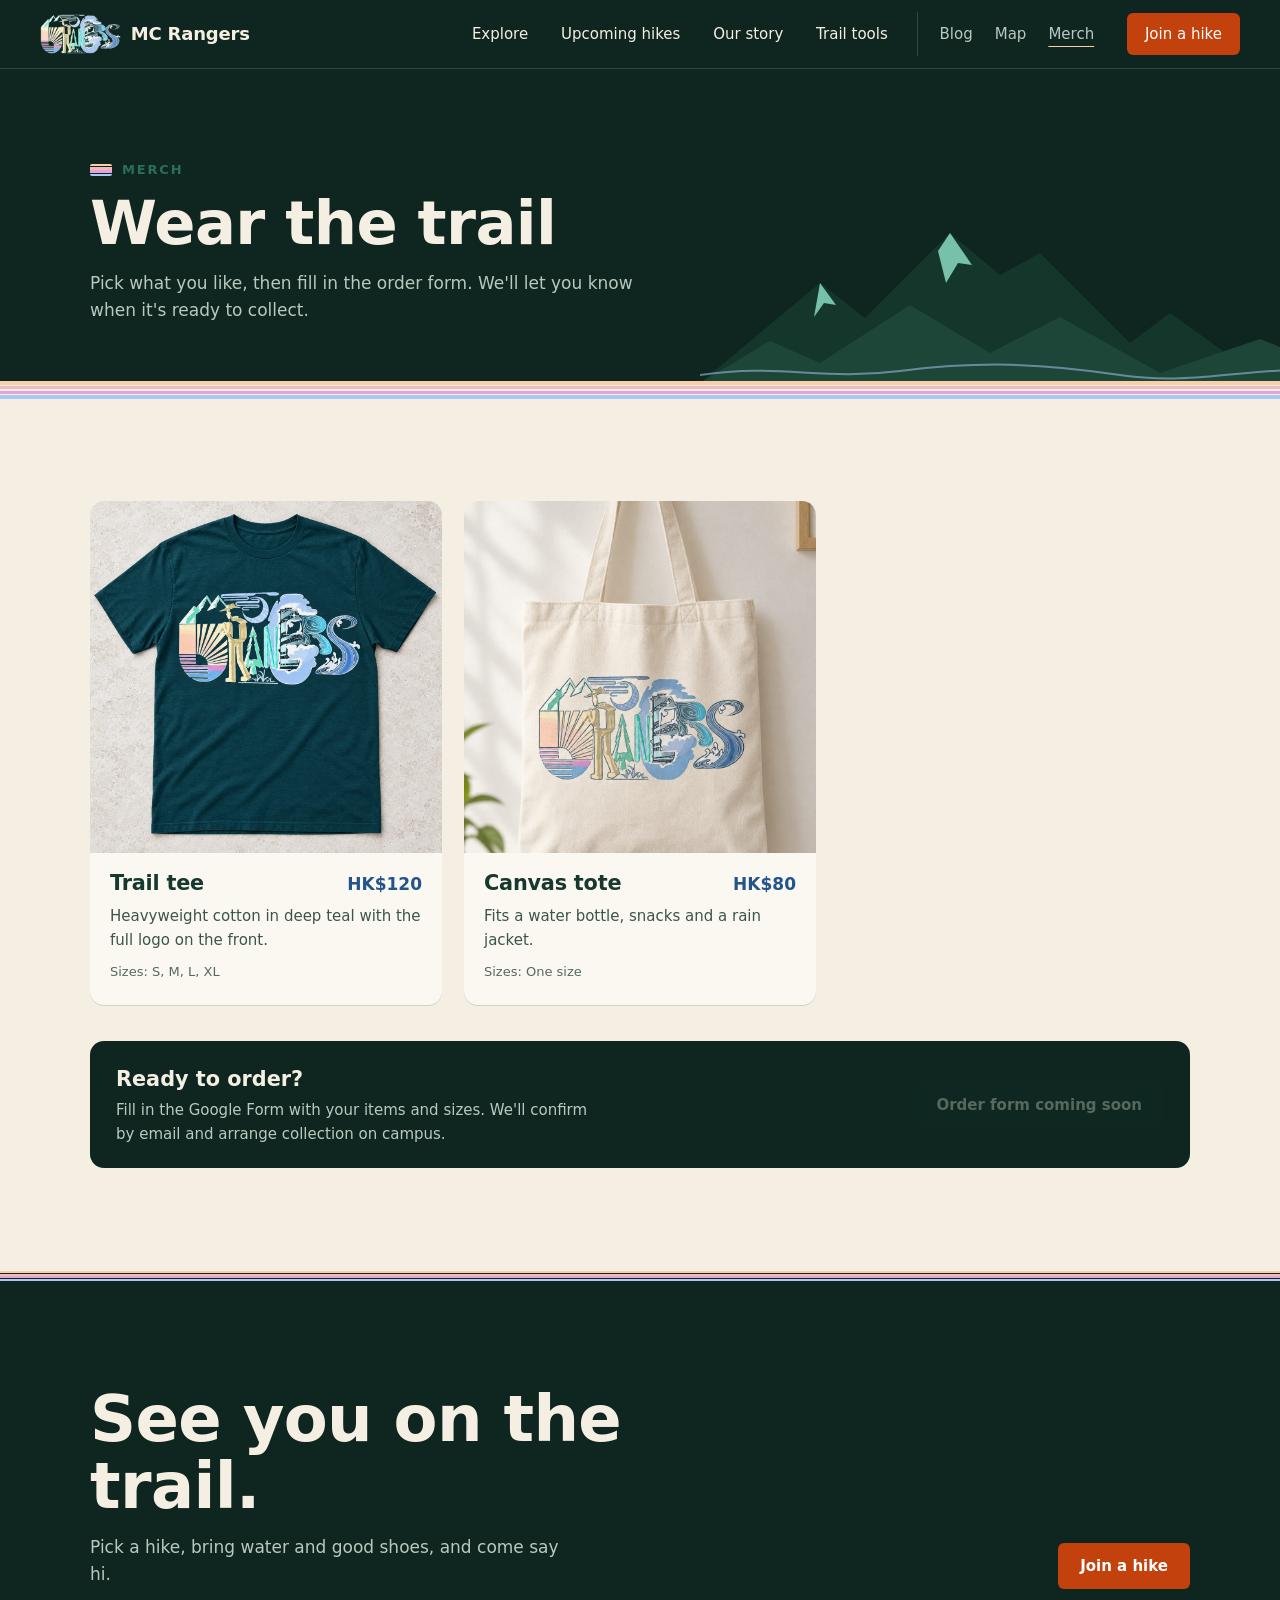
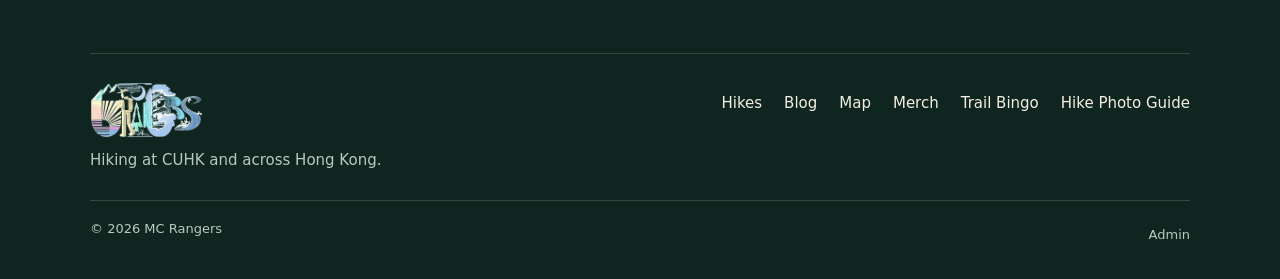
<file: merch.html>
<!doctype html>
<html lang="en">
<head>
<meta charset="utf-8">
<meta name="viewport" content="width=device-width, initial-scale=1, viewport-fit=cover">
<title>Merch · MC Rangers</title>
<meta name="description" content="MC Rangers tees, totes and more. Order through our Google Form.">
<meta name="theme-color" content="#0e261f">
<meta property="og:title" content="Merch · MC Rangers">
<meta property="og:description" content="MC Rangers tees, totes and more. Order through our Google Form.">
<meta property="og:type" content="website">
<meta property="og:image" content="icons/icon-512.png">
<link rel="icon" type="image/png" href="icons/favicon-64.png">
<link rel="apple-touch-icon" href="icons/apple-touch-icon.png">
<link rel="preconnect" href="https://api.fontshare.com" crossorigin>
<link href="https://api.fontshare.com/v2/css?f[]=clash-display@500,600&display=swap" rel="stylesheet">
<link href="https://api.fontshare.com/v2/css?f[]=general-sans@400,500,600&display=swap" rel="stylesheet">
<link rel="stylesheet" href="css/site.css">
</head>
<body data-page="merch">
<a class="skip" href="#main">Skip to content</a>
<header class="site-head full-nav">
  <div class="wrap">
    <a class="brand" href="index.html" aria-label="MC Rangers home"><img src="icons/logo-sm.png" alt="" width="240" height="119"><span class="brand-name">MC Rangers</span></a>
    <button class="menu-btn" type="button" aria-expanded="false" aria-controls="nav">Menu</button>
    <nav class="nav" id="nav" aria-label="Main">
      <a href="index.html#journey">Explore</a><a href="hikes.html">Upcoming hikes</a><a href="index.html#story">Our story</a><a href="index.html#tools">Trail tools</a>
      <span class="nav-2"><a href="blog.html">Blog</a><a href="map.html" data-flag="showMap">Map</a><a href="merch.html" data-flag="showMerch" aria-current="page">Merch</a></span>
      <a class="btn cta nav-cta" href="hikes.html">Join a hike</a>
    </nav>
  </div>
</header>
<main id="main">
  <section class="page-head"><svg class="ridge" viewBox="0 0 620 170" aria-hidden="true"><path d="M0 170 L120 70 L165 105 L250 20 L300 62 L340 40 L430 130 L470 100 L540 150 L620 120 L620 170Z" fill="#16382d"/><path d="M250 20 L272 52 L258 50 L246 70 L238 38Z M120 70 L136 92 L124 90 L114 104Z" fill="#8fe3c8" opacity=".9"/><path d="M0 170 L70 128 L120 150 L210 92 L290 140 L360 104 L460 160 L560 126 L620 150 L620 170Z" fill="#1f4a3c"/><path d="M0 162 C80 150 120 168 200 158 S340 150 420 162 560 150 620 160" fill="none" stroke="#a8c9f2" stroke-width="2" opacity=".6"/></svg><div class="wrap"><div class="kicker">Merch</div><h1>Wear the trail</h1><p>Pick what you like, then fill in the order form. We'll let you know when it's ready to collect.</p></div></section>
  <div class="stripe-band" aria-hidden="true"></div>
  <section class="section"><div class="wrap">
    <div class="products" id="products"><div class="sk" style="height:360px"></div></div>
    <div class="order-bar" id="orderBar"></div>
  </div></section>
</main>
<footer class="site-foot">
  <div class="wrap">
    <div class="foot-call">
      <div><h2>See you on the trail.</h2><p>Pick a hike, bring water and good shoes, and come say hi.</p></div>
      <a class="btn cta" href="hikes.html">Join a hike</a>
    </div>
    <div class="foot-grid">
      <div><img src="icons/logo-sm.png" alt="MC Rangers" width="240" height="119" loading="lazy"><p>Hiking at CUHK and across Hong Kong.</p></div>
      <nav class="foot-links" aria-label="Footer">
        <a href="hikes.html">Hikes</a><a href="blog.html">Blog</a><a href="map.html" data-flag="showMap">Map</a><a href="merch.html" data-flag="showMerch">Merch</a>
        <a href="#" data-link="trailBingo" data-flag="showBingo" target="_blank" rel="noopener" class="hidden">Trail Bingo</a>
        <a href="#" data-link="photoGuide" target="_blank" rel="noopener" class="hidden">Hike Photo Guide</a>
        <a href="#" data-link="instagram" target="_blank" rel="noopener" class="hidden">Instagram</a>
        <a href="#" data-link="email" class="hidden">Email us</a>
      </nav>
    </div>
    <div class="foot-small"><span>&copy; <span data-year></span> MC Rangers</span><a href="admin.html">Admin</a></div>
  </div>
</footer>
<script src="js/site.js"></script>
</body>
</html>
</file>
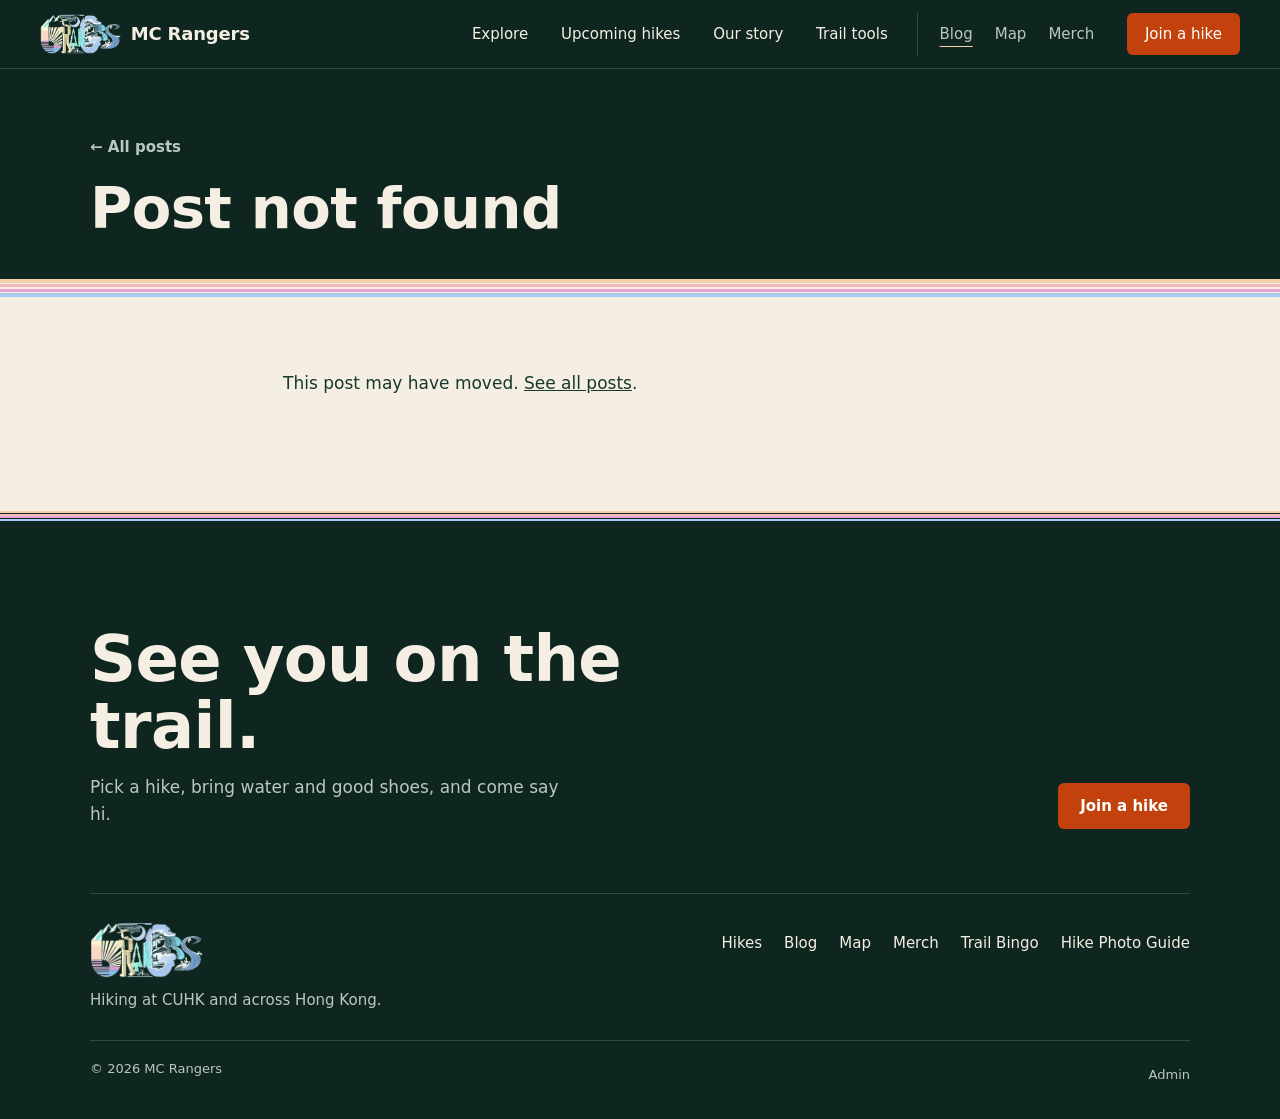
<file: post.html>
<!doctype html>
<html lang="en">
<head>
<meta charset="utf-8">
<meta name="viewport" content="width=device-width, initial-scale=1, viewport-fit=cover">
<title>Blog · MC Rangers</title>
<meta name="description" content="A trail story from MC Rangers.">
<meta name="theme-color" content="#0e261f">
<meta property="og:title" content="Blog · MC Rangers">
<meta property="og:description" content="A trail story from MC Rangers.">
<meta property="og:type" content="website">
<meta property="og:image" content="icons/icon-512.png">
<link rel="icon" type="image/png" href="icons/favicon-64.png">
<link rel="apple-touch-icon" href="icons/apple-touch-icon.png">
<link rel="preconnect" href="https://api.fontshare.com" crossorigin>
<link href="https://api.fontshare.com/v2/css?f[]=clash-display@500,600&display=swap" rel="stylesheet">
<link href="https://api.fontshare.com/v2/css?f[]=general-sans@400,500,600&display=swap" rel="stylesheet">
<link rel="stylesheet" href="css/site.css">
</head>
<body data-page="blog">
<a class="skip" href="#main">Skip to content</a>
<header class="site-head full-nav">
  <div class="wrap">
    <a class="brand" href="index.html" aria-label="MC Rangers home"><img src="icons/logo-sm.png" alt="" width="240" height="119"><span class="brand-name">MC Rangers</span></a>
    <button class="menu-btn" type="button" aria-expanded="false" aria-controls="nav">Menu</button>
    <nav class="nav" id="nav" aria-label="Main">
      <a href="index.html#journey">Explore</a><a href="hikes.html">Upcoming hikes</a><a href="index.html#story">Our story</a><a href="index.html#tools">Trail tools</a>
      <span class="nav-2"><a href="blog.html" aria-current="page">Blog</a><a href="map.html" data-flag="showMap">Map</a><a href="merch.html" data-flag="showMerch">Merch</a></span>
      <a class="btn cta nav-cta" href="hikes.html">Join a hike</a>
    </nav>
  </div>
</header>
<main id="main">
  <article id="article">
    <header class="article-hero">
      <img class="cover" id="aCover" alt="" width="1600" height="686">
      <div class="wrap cap">
        <a class="back-link" href="blog.html">&larr; All posts</a>
        <div class="meta" id="aMeta"></div>
        <h1 id="aTitle">Loading…</h1>
      </div>
    </header>
    <div class="stripe-band" aria-hidden="true"></div>
    <section class="section tight"><div class="wrap"><div class="prose" id="aBody"></div><div class="gallery" id="aGallery"></div></div></section>
  </article>
  <section class="section paper tight" id="commentsSec" data-flag="commentsEnabled" aria-labelledby="cH">
    <div class="wrap"><div class="comments" id="comments">
      <h2 id="cH">Comments</h2>
      <p class="sub">Were you on this hike? Leave a comment. You need a CUHK email to post.</p>
      <ul class="c-list" id="cList" aria-live="polite"></ul>
      <div id="cBox"></div>
    </div></div>
  </section>
</main>
<footer class="site-foot">
  <div class="wrap">
    <div class="foot-call">
      <div><h2>See you on the trail.</h2><p>Pick a hike, bring water and good shoes, and come say hi.</p></div>
      <a class="btn cta" href="hikes.html">Join a hike</a>
    </div>
    <div class="foot-grid">
      <div><img src="icons/logo-sm.png" alt="MC Rangers" width="240" height="119" loading="lazy"><p>Hiking at CUHK and across Hong Kong.</p></div>
      <nav class="foot-links" aria-label="Footer">
        <a href="hikes.html">Hikes</a><a href="blog.html">Blog</a><a href="map.html" data-flag="showMap">Map</a><a href="merch.html" data-flag="showMerch">Merch</a>
        <a href="#" data-link="trailBingo" data-flag="showBingo" target="_blank" rel="noopener" class="hidden">Trail Bingo</a>
        <a href="#" data-link="photoGuide" target="_blank" rel="noopener" class="hidden">Hike Photo Guide</a>
        <a href="#" data-link="instagram" target="_blank" rel="noopener" class="hidden">Instagram</a>
        <a href="#" data-link="email" class="hidden">Email us</a>
      </nav>
    </div>
    <div class="foot-small"><span>&copy; <span data-year></span> MC Rangers</span><a href="admin.html">Admin</a></div>
  </div>
</footer>
<script src="js/site.js"></script>
<script type="module" src="js/comments.js"></script>
</body>
</html>
</file>
<file: css/site.css>
/* MC Rangers design system.
   Deep forest green on warm cream, one burnt-orange accent for main actions,
   and the pastel sunrise stripes from the logo as a small brand detail. */
:root{
  --night:#0e261f; --night-2:#16382d; --night-3:#1f4a3c;
  --cream:#f5efe3; --paper:#fbf8f1; --line:rgba(22,56,45,.16); --line-dark:rgba(245,239,227,.16);
  --ink:#16382d; --ink-2:#3c5549; --muted:#56695f; --on-night:#f5efe3; --on-night-2:#b9c9bf;
  --orange:#c2410c; --orange-deep:#a3360a; --orange-soft:#f08a3c;
  --mint:#8fe3c8; --mint-deep:#2a6f57; --sky:#a8c9f2; --wave:#3f78b8; --wave-deep:#24548c;
  --peach:#f7cfaa; --pink:#e6a4d4; --sand:#e8d9a8;
  --stripes:linear-gradient(180deg,var(--peach) 0 20%,transparent 20% 28%,#f2b9c0 28% 46%,transparent 46% 54%,var(--pink) 54% 72%,transparent 72% 80%,var(--sky) 80% 100%);
  --display:'Clash Display','General Sans',system-ui,sans-serif;
  --body:'General Sans',system-ui,sans-serif;
  --text-xs:clamp(.75rem,.72rem + .15vw,.8125rem);
  --text-sm:clamp(.875rem,.85rem + .12vw,.9375rem);
  --text-base:clamp(1rem,.97rem + .15vw,1.0625rem);
  --text-lg:clamp(1.125rem,1.05rem + .4vw,1.375rem);
  --text-xl:clamp(1.6rem,1.3rem + 1.4vw,2.4rem);
  --text-2xl:clamp(2.1rem,1.3rem + 3.4vw,4rem);
  --text-hero:clamp(2.7rem,1.4rem + 5.6vw,6rem);
  --r-sm:6px; --r-md:10px; --r-lg:14px;
  --wrap:1180px; --pad:clamp(18px,4vw,40px);
  --ease:cubic-bezier(.16,1,.3,1);
}
*,*::before,*::after{box-sizing:border-box}
html{-webkit-text-size-adjust:100%;scroll-behavior:smooth;scroll-padding-top:76px}
body{margin:0;font-family:var(--body);font-size:var(--text-base);line-height:1.6;color:var(--ink);background:var(--cream);-webkit-font-smoothing:antialiased}
img{max-width:100%;display:block;height:auto}
a{color:inherit}
button,input,textarea,select{font:inherit;color:inherit}
h1,h2,h3{font-family:var(--display);font-weight:600;line-height:1.05;letter-spacing:-.01em;margin:0}
p{margin:0}
.hidden{display:none!important}
.sr-only{position:absolute;width:1px;height:1px;overflow:hidden;clip:rect(0 0 0 0);white-space:nowrap}
.skip{position:absolute;left:12px;top:-60px;background:var(--mint);color:var(--night);padding:10px 14px;border-radius:var(--r-sm);z-index:100;font-weight:600;text-decoration:none}
.skip:focus{top:12px}
:focus-visible{outline:3px solid var(--orange-soft);outline-offset:3px;border-radius:4px}
.wrap{max-width:var(--wrap);margin:0 auto;padding:0 var(--pad)}
@media (prefers-reduced-motion:reduce){*{animation:none!important;transition:none!important;scroll-behavior:auto!important}}

/* ---------- header ---------- */
.site-head{position:sticky;top:0;z-index:50;background:var(--night);color:var(--on-night);border-bottom:1px solid var(--line-dark);padding-top:env(safe-area-inset-top);transition:background .3s,border-color .3s}
.site-head .wrap{display:flex;align-items:center;justify-content:space-between;gap:16px;height:68px;max-width:1320px}
.brand{display:flex;align-items:center;gap:10px;text-decoration:none}
.brand img{height:40px;width:auto}
.brand-name{font-family:var(--display);font-weight:600;font-size:1.125rem;letter-spacing:-.01em;color:var(--on-night);white-space:nowrap}
.nav{display:flex;align-items:center;gap:clamp(2px,1vw,14px)}
.nav a{text-decoration:none;font-size:var(--text-sm);font-weight:500;padding:10px;color:var(--on-night);text-underline-offset:7px;text-decoration-thickness:2px}
.nav a:hover,.nav a[aria-current=page]{text-decoration:underline;text-decoration-color:var(--peach)}
.nav .nav-2{display:none;align-items:center;gap:2px;margin-left:6px;padding-left:12px;border-left:1px solid var(--line-dark)}
.nav .nav-2 a{color:var(--on-night-2)}
.nav a.nav-cta{margin-left:10px;padding:0 18px;min-height:42px;color:#fff}
.nav a.nav-cta:hover{text-decoration:none}
.menu-btn{display:none;background:none;border:1px solid rgba(245,239,227,.5);border-radius:var(--r-sm);padding:9px 14px;font-size:var(--text-sm);font-weight:500;color:var(--on-night);cursor:pointer;min-height:44px}
@media (min-width:1101px){.site-head.full-nav .nav .nav-2{display:flex}}
@media (max-width:900px){
  .menu-btn{display:block}
  .nav{position:absolute;left:0;right:0;top:100%;flex-direction:column;align-items:stretch;gap:0;background:var(--night);border-bottom:1px solid var(--line-dark);padding:8px var(--pad) 20px;display:none;max-height:calc(100dvh - 68px);overflow:auto}
  .nav.open{display:flex}
  .nav a{padding:15px 4px;border-bottom:1px solid var(--line-dark);font-size:var(--text-base)}
  .nav .nav-2{display:flex;flex-direction:column;align-items:stretch;gap:0;margin:0;padding:0;border:0}
  .nav a.nav-cta{margin:18px 0 0;justify-content:center;border-bottom:0;min-height:48px}
}

/* ---------- buttons ---------- */
.btn{display:inline-flex;align-items:center;justify-content:center;gap:8px;min-height:46px;padding:0 22px;border-radius:var(--r-sm);border:0;background:var(--mint);color:var(--night);font-weight:600;font-size:var(--text-sm);text-decoration:none;cursor:pointer;transition:transform .15s var(--ease),background .2s}
.btn:hover{background:#a6ecd5}
.btn:active{transform:scale(.97)}
.btn.ghost{background:transparent;color:inherit;box-shadow:inset 0 0 0 1.5px currentColor}
.btn.ghost:hover{background:rgba(127,127,127,.08)}
.btn.dark{background:var(--night);color:var(--on-night)}
.btn.dark:hover{background:var(--night-3)}
.btn.cta{background:var(--orange);color:#fff}
.btn.cta:hover{background:var(--orange-deep)}
.btn[aria-disabled=true],.btn:disabled{background:rgba(22,56,45,.08);color:var(--muted);cursor:not-allowed;box-shadow:none}
.btn svg{width:16px;height:16px}

/* ---------- hero ---------- */
.hero{position:relative;background:var(--night);color:var(--on-night);overflow:hidden;isolation:isolate}
.hero-art{position:absolute;inset:0;z-index:-1}
.hero-art img{width:100%;height:100%;object-fit:cover;object-position:70% 50%}
.hero-art::after{content:"";position:absolute;inset:0;background:linear-gradient(90deg,rgba(14,38,31,.92) 0%,rgba(14,38,31,.7) 38%,rgba(14,38,31,.1) 70%),linear-gradient(0deg,rgba(14,38,31,.85),transparent 35%)}
.hero .wrap{min-height:min(84vh,760px);display:flex;flex-direction:column;justify-content:center;padding-top:72px;padding-bottom:96px}
.hero-logo{width:min(320px,70vw);height:auto;margin-bottom:28px;filter:drop-shadow(0 8px 24px rgba(0,0,0,.35))}
.hero h1{font-size:var(--text-hero);max-width:12ch}
.hero h1 em{font-style:normal;color:var(--mint)}
.hero p.lede{margin-top:20px;max-width:46ch;color:var(--on-night-2);font-size:var(--text-lg);line-height:1.5}
.hero .actions{display:flex;flex-wrap:wrap;gap:12px;margin-top:32px}
.hero .btn.ghost{color:var(--on-night)}
.stripe-band{height:18px;background:var(--stripes)}

/* ---------- sections ---------- */
.section{padding:clamp(56px,8vw,112px) 0}
.section.tight{padding:clamp(40px,6vw,72px) 0}
.section.night{background:var(--night);color:var(--on-night)}
.section.paper{background:var(--paper)}
.sec-head{display:flex;align-items:end;justify-content:space-between;gap:20px;margin-bottom:clamp(24px,4vw,40px);flex-wrap:wrap}
.kicker{display:inline-flex;align-items:center;gap:10px;font-size:var(--text-xs);font-weight:600;letter-spacing:.14em;text-transform:uppercase;color:var(--mint-deep);margin-bottom:12px}
.night .kicker{color:var(--mint)}
.kicker::before{content:"";width:22px;height:12px;background:var(--stripes);border-radius:2px}
.sec-head h2,.page-title{font-size:var(--text-xl)}
.sec-head .more{font-size:var(--text-sm);font-weight:600;text-decoration:none;display:inline-flex;gap:6px;align-items:center;padding:10px 0}
.sec-head .more:hover{text-decoration:underline;text-underline-offset:4px}

/* page header for inner pages */
.page-head{background:var(--night);color:var(--on-night);padding:clamp(48px,7vw,88px) 0 clamp(36px,5vw,56px);position:relative;overflow:hidden}
.page-head .ridge{position:absolute;right:-40px;bottom:-2px;width:min(620px,90vw);height:auto;opacity:.9;pointer-events:none;z-index:0}
@media (max-width:760px){.page-head .ridge{opacity:.45;width:100vw;right:0}.page-head{padding-bottom:64px}}
.page-head h1{font-size:clamp(2.2rem,1.5rem + 3vw,3.8rem);position:relative}
.page-head p{margin-top:14px;max-width:52ch;color:var(--on-night-2);position:relative}

/* ---------- hike cards ---------- */
.hikes{display:grid;gap:20px}
.hike{display:grid;grid-template-columns:minmax(0,1.05fr) minmax(0,1fr);background:var(--paper);border-radius:var(--r-lg);overflow:hidden;box-shadow:0 0 0 1px var(--line)}
.section.paper .hike{background:#fff}
.hike-img{position:relative;min-height:240px;background:var(--night-2)}
.hike-img img{position:absolute;inset:0;width:100%;height:100%;object-fit:cover}
.date-chip{position:absolute;left:16px;top:16px;background:var(--night);color:var(--on-night);border-radius:var(--r-sm);padding:10px 14px 10px;text-align:center;min-width:68px;overflow:hidden}
.date-chip::after{content:"";position:absolute;left:0;right:0;bottom:0;height:5px;background:var(--stripes)}
.date-chip b{display:block;font-family:var(--display);font-size:1.7rem;line-height:1;font-weight:600}
.date-chip span{display:block;font-size:var(--text-xs);letter-spacing:.12em;text-transform:uppercase;color:var(--on-night-2);margin-top:3px}
.hike-body{padding:clamp(20px,3vw,32px);display:flex;flex-direction:column;gap:14px}
.hike-body h3{font-size:clamp(1.4rem,1.1rem + 1vw,1.9rem)}
.hike-body .trail{color:var(--muted);font-size:var(--text-sm);margin-top:-6px}
.facts{display:grid;grid-template-columns:repeat(2,minmax(0,1fr));gap:10px 18px;margin:4px 0;padding:14px 0;border-top:1px solid var(--line);border-bottom:1px solid var(--line)}
.facts div{font-size:var(--text-sm);min-width:0}
.facts dt{font-size:var(--text-xs);color:var(--muted);letter-spacing:.06em;text-transform:uppercase}
.facts dd{margin:2px 0 0;font-weight:500}
.hike-notes{font-size:var(--text-sm);color:var(--ink-2)}
.hike-cta{display:flex;align-items:center;gap:14px;flex-wrap:wrap;margin-top:auto}
.status{display:inline-flex;align-items:center;gap:8px;font-size:var(--text-xs);font-weight:600;letter-spacing:.06em;text-transform:uppercase}
.status::before{content:"";width:8px;height:8px;border-radius:50%;background:currentColor}
.status.open{color:var(--mint-deep)}
.status.full{color:#b0653a}
.status.closed{color:var(--muted)}
.diff{display:inline-block;padding:2px 9px;border-radius:4px;font-size:var(--text-xs);font-weight:600;background:rgba(143,227,200,.35);color:#1d5e4c}
.diff.Moderate{background:rgba(168,201,242,.45);color:var(--wave-deep)}
.diff.Hard{background:rgba(230,164,212,.4);color:#7a2f63}
@media (max-width:760px){.hike{grid-template-columns:1fr}.hike-img{min-height:210px;aspect-ratio:16/10}}

/* past hikes list */
.past{list-style:none;margin:0;padding:0;border-top:1px solid var(--line)}
.past li{display:grid;grid-template-columns:110px 1fr auto;gap:16px;align-items:center;padding:16px 0;border-bottom:1px solid var(--line)}
.past time{font-size:var(--text-sm);color:var(--muted)}
.past b{font-weight:600}
.past .t{font-size:var(--text-sm);color:var(--muted)}
.past a{font-size:var(--text-sm);font-weight:600}
@media (max-width:560px){.past li{grid-template-columns:1fr auto}.past time{grid-column:1/-1;margin-bottom:-12px}}

/* ---------- blog ---------- */
.posts{display:grid;grid-template-columns:repeat(12,minmax(0,1fr));gap:22px}
.post-card{grid-column:span 4;display:flex;flex-direction:column;text-decoration:none;color:inherit;background:var(--paper);border-radius:var(--r-lg);overflow:hidden;box-shadow:0 1px 0 var(--line);transition:transform .25s var(--ease),box-shadow .25s}
.post-card:hover{transform:translateY(-3px);box-shadow:0 22px 40px -26px rgba(14,38,31,.5)}
.post-card .pc-img{aspect-ratio:4/3;overflow:hidden;background:var(--night-2)}
.post-card .pc-img img{width:100%;height:100%;object-fit:cover;transition:transform .6s var(--ease)}
.post-card:hover .pc-img img{transform:scale(1.03)}
.post-card .pc-body{padding:18px 20px 22px;display:flex;flex-direction:column;gap:8px}
.post-card h3{font-size:1.35rem}
.post-card p{color:var(--ink-2);font-size:var(--text-sm)}
.meta{font-size:var(--text-xs);color:var(--muted);letter-spacing:.04em}
.post-card.feature{grid-column:span 8;display:grid;grid-template-columns:1.2fr 1fr}
.post-card.feature .pc-img{aspect-ratio:auto;min-height:320px}
.post-card.feature .pc-body{justify-content:flex-end;padding:28px}
.post-card.feature h3{font-size:clamp(1.6rem,1.2rem + 1.2vw,2.2rem)}
.post-card.solo{grid-column:span 12}
@media (max-width:900px){.post-card{grid-column:span 6}.post-card.feature{grid-column:span 12}}
@media (max-width:620px){.post-card,.post-card.feature{grid-column:span 12;display:flex}.post-card.feature .pc-img{min-height:0;aspect-ratio:4/3}.post-card.feature .pc-body{padding:18px 20px 22px}}

/* article */
.article-hero{position:relative;background:var(--night);color:var(--on-night)}
.article-hero .cover{aspect-ratio:21/9;max-height:62vh;width:100%;object-fit:cover;opacity:.92}
.article-hero .cap{padding-top:clamp(28px,5vw,56px);padding-bottom:clamp(24px,4vw,40px)}
.article-hero h1{font-size:clamp(2.1rem,1.4rem + 3vw,3.6rem);max-width:20ch;margin-top:10px}
.article-hero .meta{color:var(--on-night-2);font-size:var(--text-sm)}
.prose{max-width:66ch;margin:0 auto;font-size:var(--text-base);line-height:1.72}
.prose p{margin:0 0 1.15em}
.prose h2{font-size:var(--text-lg);font-family:var(--body);font-weight:600;margin:1.8em 0 .6em}
.prose .lede{font-size:var(--text-lg);line-height:1.55;color:var(--ink-2)}
.prose img{border-radius:var(--r-md);margin:1.6em 0}
.gallery{display:grid;grid-template-columns:repeat(3,minmax(0,1fr));gap:10px;max-width:960px;margin:40px auto 0}
.gallery button{padding:0;border:0;border-radius:var(--r-md);overflow:hidden;aspect-ratio:1;cursor:zoom-in;background:var(--night-2)}
.gallery img{width:100%;height:100%;object-fit:cover}
.gallery button:first-child:nth-last-child(odd){grid-column:span 2;grid-row:span 2}
@media (max-width:560px){.gallery{grid-template-columns:repeat(2,minmax(0,1fr))}}
.lightbox{position:fixed;inset:0;background:rgba(8,20,22,.94);z-index:90;display:flex;align-items:center;justify-content:center;padding:20px}
.lightbox img{max-height:88vh;width:auto;border-radius:var(--r-md)}
.lightbox button{position:absolute;top:calc(14px + env(safe-area-inset-top));right:14px;min-height:44px}
.back-link{display:inline-flex;align-items:center;gap:6px;font-size:var(--text-sm);font-weight:600;text-decoration:none;color:var(--on-night-2);padding:10px 0}
.back-link:hover{color:var(--on-night)}

/* ---------- comments ---------- */
.comments{max-width:66ch;margin:0 auto}
.comments h2{font-size:var(--text-xl);margin-bottom:6px}
.comments .sub{color:var(--muted);font-size:var(--text-sm);margin-bottom:22px}
.c-list{list-style:none;margin:0 0 28px;padding:0;display:grid;gap:12px}
.c-item{background:#fff;border-radius:var(--r-md);padding:16px 18px;box-shadow:0 1px 0 var(--line)}
.c-top{display:flex;justify-content:space-between;align-items:baseline;gap:10px;margin-bottom:6px}
.c-name{font-weight:600;font-size:var(--text-sm);display:flex;align-items:center;gap:8px}
.c-name .av{width:28px;height:28px;border-radius:50%;display:grid;place-items:center;font-size:.75rem;font-weight:700;color:var(--night);background:var(--mint)}
.c-time{font-size:var(--text-xs);color:var(--muted)}
.c-text{white-space:pre-wrap;overflow-wrap:anywhere;font-size:var(--text-sm)}
.c-del{background:none;border:0;color:var(--muted);font-size:var(--text-xs);cursor:pointer;padding:6px 0;text-decoration:underline}
.c-empty{color:var(--muted);font-size:var(--text-sm);padding:18px;border:1px dashed var(--line);border-radius:var(--r-md);text-align:center}
.c-box{background:var(--night);color:var(--on-night);border-radius:var(--r-lg);padding:clamp(20px,3vw,28px)}
.c-box h3{font-size:1.3rem;margin-bottom:6px}
.c-box p.hint{color:var(--on-night-2);font-size:var(--text-sm);margin-bottom:16px}
.c-box label{display:block;font-size:var(--text-xs);font-weight:600;letter-spacing:.06em;text-transform:uppercase;color:var(--on-night-2);margin:12px 0 6px}
.c-box input,.c-box textarea{width:100%;background:var(--night-2);border:1px solid var(--line-dark);border-radius:var(--r-sm);padding:12px 14px;color:var(--on-night);min-height:46px}
.c-box textarea{min-height:110px;resize:vertical}
.c-box input:focus,.c-box textarea:focus{outline:2px solid var(--mint);outline-offset:1px;border-color:transparent}
.c-row{display:flex;gap:10px;align-items:center;flex-wrap:wrap;margin-top:16px}
.c-tabs{display:flex;gap:6px;margin-bottom:6px;background:var(--night-2);padding:4px;border-radius:var(--r-md);width:max-content}
.c-tabs button{border:0;background:none;color:var(--on-night-2);padding:8px 14px;border-radius:var(--r-sm);cursor:pointer;font-size:var(--text-sm);font-weight:600;min-height:40px}
.c-tabs button[aria-selected=true]{background:var(--on-night);color:var(--night)}
.c-link{background:none;border:0;color:var(--mint);font-size:var(--text-sm);cursor:pointer;text-decoration:underline;padding:8px 0}
.c-err{color:#ffb4a6;font-size:var(--text-sm);min-height:1.2em;margin-top:10px}
.c-ok{color:var(--mint);font-size:var(--text-sm);margin-top:10px}
.c-who{font-size:var(--text-sm);color:var(--on-night-2)}
.c-who b{color:var(--on-night)}

/* ---------- merch ---------- */
.merch-band{display:grid;grid-template-columns:1fr 1fr;gap:clamp(24px,5vw,64px);align-items:center}
.merch-band .imgs{display:grid;grid-template-columns:1fr 1fr;gap:14px}
.merch-band .imgs img{border-radius:var(--r-lg);aspect-ratio:1;object-fit:cover;width:100%;height:auto}
.merch-band .imgs img:nth-child(2){margin-top:40px}
.merch-band p{color:var(--on-night-2);margin:14px 0 26px;max-width:42ch}
@media (max-width:760px){.merch-band{grid-template-columns:1fr}}
.products{display:grid;grid-template-columns:repeat(auto-fill,minmax(260px,1fr));gap:22px}
.product{background:var(--paper);border-radius:var(--r-lg);overflow:hidden;box-shadow:0 1px 0 var(--line)}
.product img{aspect-ratio:1;object-fit:cover;width:100%;background:var(--night-2)}
.product .pb{padding:18px 20px 22px}
.product .row{display:flex;justify-content:space-between;align-items:baseline;gap:12px}
.product h3{font-size:1.3rem}
.product .price{font-weight:600;color:var(--wave-deep)}
.product p{font-size:var(--text-sm);color:var(--ink-2);margin-top:6px}
.product .sizes{font-size:var(--text-xs);color:var(--muted);margin-top:10px}
.order-bar{margin-top:36px;display:flex;align-items:center;justify-content:space-between;gap:20px;flex-wrap:wrap;background:var(--night);color:var(--on-night);border-radius:var(--r-lg);padding:22px 26px}
.order-bar p{color:var(--on-night-2);font-size:var(--text-sm);max-width:50ch}
.order-bar b{display:block;color:var(--on-night);font-family:var(--display);font-size:1.3rem;font-weight:600;margin-bottom:2px}

/* ---------- about ---------- */
.about{display:grid;grid-template-columns:minmax(0,1.1fr) minmax(0,1fr);gap:clamp(28px,6vw,80px);align-items:center}
.about p{font-size:var(--text-lg);line-height:1.55;color:var(--ink-2)}
.about .links{display:flex;gap:12px;flex-wrap:wrap;margin-top:26px}
.about-art{border-radius:var(--r-lg);background:var(--night);padding:clamp(24px,4vw,40px);display:grid;place-items:center;aspect-ratio:4/3}
.about-art img{width:100%;height:auto}
@media (max-width:760px){.about{grid-template-columns:1fr}}

/* ---------- empty + loading ---------- */
.empty{border:1.5px dashed var(--line);border-radius:var(--r-lg);padding:32px;text-align:center;color:var(--muted)}
.night .empty{border-color:var(--line-dark);color:var(--on-night-2)}
.empty b{display:block;color:var(--ink);font-family:var(--display);font-size:1.3rem;font-weight:600;margin-bottom:4px}
.night .empty b{color:var(--on-night)}
.sk{background:linear-gradient(90deg,rgba(19,41,45,.06),rgba(19,41,45,.12),rgba(19,41,45,.06));background-size:200% 100%;animation:sk 1.4s infinite;border-radius:var(--r-lg)}
@keyframes sk{to{background-position:-200% 0}}

/* ---------- footer ---------- */
.site-foot{background:var(--night);color:var(--on-night-2);position:relative;padding:clamp(64px,9vw,120px) 0 calc(28px + env(safe-area-inset-bottom));font-size:var(--text-sm)}
.site-foot::before{content:"";position:absolute;left:0;right:0;top:0;height:10px;background:var(--stripes)}
.foot-call{display:flex;justify-content:space-between;align-items:flex-end;gap:28px;flex-wrap:wrap;padding-bottom:clamp(36px,5vw,64px);margin-bottom:28px;border-bottom:1px solid var(--line-dark)}
.foot-call h2{font-size:var(--text-2xl);color:var(--on-night);max-width:12ch}
.foot-call p{margin-top:14px;max-width:44ch;font-size:var(--text-base)}
.foot-grid{display:flex;justify-content:space-between;gap:28px;flex-wrap:wrap;align-items:flex-start}
.foot-grid img{height:56px;width:auto;margin-bottom:10px}
.foot-links{display:flex;gap:2px 22px;flex-wrap:wrap;max-width:560px}
.foot-links a{text-decoration:none;padding:9px 0;color:var(--on-night)}
.foot-links a:hover{text-decoration:underline;text-underline-offset:4px}
.foot-links .unset{padding:9px 0;color:var(--on-night-2)}
.foot-small{margin-top:28px;padding-top:18px;border-top:1px solid var(--line-dark);display:flex;justify-content:space-between;gap:12px;flex-wrap:wrap;font-size:var(--text-xs)}
.foot-small a{color:var(--on-night-2);text-decoration:none;padding:6px 0}
.foot-small a:hover{color:var(--on-night)}

/* reveal */
.reveal{opacity:0;transform:translateY(14px);transition:opacity .7s var(--ease),transform .7s var(--ease)}
.reveal.in{opacity:1;transform:none}
@media (prefers-reduced-motion:reduce){.reveal{opacity:1;transform:none}}
@media (max-width:760px){.hero-art::after{background:linear-gradient(0deg,rgba(14,38,31,.95) 0%,rgba(14,38,31,.82) 55%,rgba(14,38,31,.45) 100%)}}

/* ---------- map ---------- */
.map-sub{color:var(--muted);margin:-12px 0 20px;max-width:56ch}
.map-box{position:relative;height:clamp(340px,52vw,480px);border-radius:var(--r-lg);overflow:hidden;background:#dfe8e4;box-shadow:0 1px 0 var(--line),0 18px 40px -28px rgba(14,38,31,.45);z-index:0}
.map-box.full{height:clamp(420px,68vh,720px)}
.map-box::after{content:"";position:absolute;left:0;right:0;top:0;height:6px;background:var(--stripes);z-index:500;pointer-events:none}
.map-empty{position:absolute;inset:auto 16px 16px 16px;z-index:600;background:var(--paper);border-radius:var(--r-md);padding:12px 16px;font-size:var(--text-sm);color:var(--muted);box-shadow:0 8px 24px -12px rgba(0,0,0,.3)}
.pin{--c:var(--wave-deep);position:relative;display:grid;place-items:center;width:38px;height:38px;border-radius:50% 50% 50% 4px;transform:rotate(-45deg);background:var(--c);color:#fff;box-shadow:0 0 0 3px #fff,0 6px 14px -4px rgba(14,38,31,.55);transition:transform .2s var(--ease)}
.pin svg{transform:rotate(45deg)}
.leaflet-marker-icon:hover .pin,.leaflet-marker-icon:focus .pin{transform:rotate(-45deg) scale(1.12)}
.pin.t-Hike{--c:#2f8f74}.pin.t-Rafting{--c:#24548c}.pin.t-Kayaking{--c:#3f78b8}.pin.t-Cycling{--c:#b0653a}.pin.t-Camping{--c:#5b4a8a}.pin.t-Beach{--c:#c46a9f}.pin.t-Other{--c:#13292d}
.pin.up{box-shadow:0 0 0 3px var(--mint),0 6px 14px -4px rgba(14,38,31,.55)}
.pin.up::after{content:"";position:absolute;inset:-3px;border-radius:inherit;border:3px solid var(--mint);animation:pinPulse 2.2s ease-out infinite}
@keyframes pinPulse{from{opacity:.9;transform:scale(1)}to{opacity:0;transform:scale(1.7)}}
@media (prefers-reduced-motion:reduce){.pin.up::after{animation:none}}
.pin.sm{width:30px;height:30px;flex:none}
.pin.sm svg{width:15px;height:15px}
.mcr-pop .leaflet-popup-content-wrapper{border-radius:var(--r-md);padding:0;overflow:hidden;background:var(--paper)}
.mcr-pop .leaflet-popup-content{margin:0;width:260px!important;font-family:var(--body)}
.mcr-pop .leaflet-popup-tip{background:var(--paper)}
.mcr-pop a.leaflet-popup-close-button{color:#fff;text-shadow:0 1px 4px rgba(0,0,0,.6);font-size:22px;width:30px;height:30px;top:4px;right:4px}
.pop img{width:100%;height:140px;object-fit:cover;display:block}
.pop-b{padding:14px 16px 16px}
.pop-meta{display:flex;gap:8px;align-items:center;flex-wrap:wrap;margin-bottom:6px}
.pop-type{display:inline-flex;align-items:center;gap:6px;font-size:12px;font-weight:600;letter-spacing:.06em;text-transform:uppercase;color:var(--mint-deep)}
.pop-type svg{width:15px;height:15px}
.pop-type.t-Rafting,.pop-type.t-Kayaking{color:var(--wave-deep)}
.pop-up{font-size:11px;font-weight:600;background:var(--mint);color:var(--ink);padding:2px 8px;border-radius:99px}
.pop h3{font-family:var(--display);font-size:1.15rem;line-height:1.2;margin:0 0 4px;color:var(--ink)}
.pop p{margin:0 0 12px!important;font-size:13px;color:var(--muted)}
.pop .btn{color:var(--on-night)}
.pop .btn.ghost{color:var(--ink)}
.pop-note{font-size:13px;color:var(--muted)}
.btn.sm{padding:9px 16px;font-size:var(--text-xs)}
.chips{display:flex;flex-wrap:wrap;gap:8px;margin-bottom:16px}
.chips:empty{display:none}
.chip{display:inline-flex;align-items:center;gap:6px;border:0;border-radius:var(--r-sm);padding:9px 16px;font:inherit;font-size:var(--text-sm);font-weight:600;background:var(--paper);color:var(--ink);box-shadow:inset 0 0 0 1.5px var(--line);cursor:pointer}
.chip svg{width:16px;height:16px}
.chip[aria-pressed=true]{background:var(--night);color:var(--on-night);box-shadow:none}
.map-list{list-style:none;padding:0;margin:20px 0 0;display:grid;grid-template-columns:repeat(auto-fill,minmax(240px,1fr));gap:10px}
.map-list button{width:100%;display:flex;gap:12px;align-items:center;text-align:left;border:0;background:var(--paper);border-radius:var(--r-md);padding:12px 14px;font:inherit;color:inherit;cursor:pointer;box-shadow:0 1px 0 var(--line)}
.map-list button:hover{background:#fff}
.map-list b{display:block;font-weight:600;line-height:1.3}
.map-list small{color:var(--muted);font-size:var(--text-xs)}
.map-link{color:var(--mint);text-underline-offset:3px}
.map-box .leaflet-tile-pane{filter:saturate(.85) sepia(.08)}
</file>
<file: css/home.css>
/* Home page. Tokens (colours, type scale, radii) come from site.css. */

.wrap.wide{max-width:1320px}
.stripes{display:block;width:64px;height:22px;background:var(--stripes)}
.lead{font-size:var(--text-lg);line-height:1.5;color:var(--ink-2)}
.fine{font-size:var(--text-sm);color:var(--muted);line-height:1.55}
.fine a{color:inherit;text-underline-offset:3px}
.tag{display:inline-block;font-size:var(--text-xs);font-weight:600;letter-spacing:.06em;text-transform:uppercase;color:var(--orange);border:1px solid currentColor;border-radius:4px;padding:1px 7px;margin-right:6px;vertical-align:1px;white-space:nowrap}
.text-link{display:inline-flex;align-items:center;gap:6px;font-weight:600;font-size:var(--text-sm);color:var(--ink);text-decoration:underline;text-decoration-color:var(--orange);text-decoration-thickness:2px;text-underline-offset:6px;padding:10px 0}
.text-link:hover{color:var(--orange)}
.unset{display:inline-block;font-size:var(--text-sm);color:var(--muted);border:1px dashed currentColor;border-radius:var(--r-sm);padding:10px 14px}
main h2{font-size:var(--text-2xl);letter-spacing:-.02em;max-width:16ch;text-wrap:balance}
.sec-x-head{display:grid;grid-template-columns:minmax(0,1.2fr) minmax(0,1fr);gap:24px clamp(28px,6vw,96px);align-items:end;margin-bottom:clamp(32px,5vw,64px)}
.sec-x-side p{color:var(--ink-2);max-width:44ch;margin-bottom:6px}
@media (max-width:760px){.sec-x-head{grid-template-columns:1fr}}

/* ---------- header over the hero ---------- */
.site-head.over-hero{position:fixed;left:0;right:0;background:transparent;border-bottom-color:transparent}
.site-head.over-hero::before{content:"";position:absolute;inset:0 0 -40px;background:linear-gradient(180deg,rgba(14,38,31,.6),rgba(14,38,31,0));pointer-events:none;z-index:-1;transition:opacity .3s}
.site-head.over-hero.scrolled,.site-head.over-hero.menu-open{background:var(--night);border-bottom-color:var(--line-dark)}
.site-head.over-hero.scrolled::before,.site-head.over-hero.menu-open::before{opacity:0}

/* ---------- hero ---------- */
.hero-x{position:relative;min-height:100vh;min-height:100svh;display:flex;align-items:flex-end;background:var(--night);color:var(--on-night);overflow:hidden;isolation:isolate}
.hero-x-media{position:absolute;inset:0;z-index:-1}
.hero-x-media img{width:136%;max-width:none;height:112%;object-fit:cover;object-position:0 46%;will-change:transform}
.hero-x-media::after{content:"";position:absolute;inset:0;background:linear-gradient(180deg,rgba(14,38,31,.28) 0%,rgba(14,38,31,0) 28%,rgba(14,38,31,.38) 58%,rgba(14,38,31,.93) 100%),linear-gradient(90deg,rgba(14,38,31,.55) 0%,rgba(14,38,31,0) 62%)}
.hero-x-inner{width:100%;max-width:1320px;padding-top:120px;padding-bottom:clamp(88px,13vh,150px)}
.hero-x h1{font-size:var(--text-hero);letter-spacing:-.02em;line-height:.98;max-width:13ch;margin-top:22px;text-wrap:balance}
.hero-x h1 span{display:block;color:var(--peach)}
.hero-x-lede{margin-top:clamp(18px,2.4vw,28px);max-width:40ch;font-size:var(--text-lg);line-height:1.5;color:var(--on-night)}
.hero-x-actions{display:flex;flex-wrap:wrap;gap:12px;margin-top:clamp(24px,3vw,36px)}
.hero-x-actions .btn{min-height:52px;padding:0 26px;font-size:var(--text-base)}
.hero-x-actions .btn.ghost{color:var(--on-night)}
.hero-x-actions .btn.ghost:hover{background:rgba(245,239,227,.14)}
.scroll-cue{position:absolute;right:var(--pad);bottom:clamp(28px,5vh,48px);display:flex;flex-direction:column;align-items:center;gap:10px;color:var(--on-night);text-decoration:none;font-size:var(--text-xs);font-weight:600;letter-spacing:.14em;text-transform:uppercase;padding:6px}
.scroll-cue span{writing-mode:vertical-rl}
.scroll-cue i{display:block;width:1px;height:56px;background:rgba(245,239,227,.35);position:relative;overflow:hidden}
.scroll-cue i::after{content:"";position:absolute;left:0;top:0;width:100%;height:40%;background:var(--peach);animation:cue 2.2s cubic-bezier(.65,0,.35,1) infinite}
@keyframes cue{0%{transform:translateY(-100%)}100%{transform:translateY(260%)}}
.hero-x-credit{position:absolute;left:var(--pad);bottom:14px;font-size:var(--text-xs);color:rgba(245,239,227,.72)}
.hero-x-credit a{color:inherit;text-underline-offset:3px}
@media (max-width:760px){
  .hero-x-media img{width:100%;object-position:50% 0}
  .hero-x h1{font-size:clamp(2.1rem,9.6vw,2.7rem)}
  .hero-x-media::after{background:linear-gradient(180deg,rgba(14,38,31,.35) 0%,rgba(14,38,31,.05) 26%,rgba(14,38,31,.6) 55%,rgba(14,38,31,.96) 100%)}
  .hero-x-inner{padding-bottom:84px}
  .hero-x-actions .btn{flex:1 1 100%}
  .scroll-cue{display:none}
}
@media (min-width:761px) and (max-aspect-ratio:1/1){.hero-x-media img{width:100%;object-position:30% 46%}}
@media (prefers-reduced-motion:reduce){.scroll-cue i::after{animation:none;transform:translateY(80%)}.hero-x-media img{height:100%}}

/* ---------- scroll journey ---------- */
.journey{padding:clamp(72px,10vw,150px) 0 clamp(64px,8vw,120px);--journey-stacked:0;position:relative}
.journey::before{content:"";position:absolute;left:0;right:0;top:0;height:10px;background:var(--stripes)}
.journey-intro{display:grid;grid-template-columns:minmax(0,1.2fr) minmax(0,1fr);gap:28px clamp(28px,6vw,96px);align-items:end;margin-bottom:clamp(40px,6vw,88px)}
.journey-intro-side .fine{margin:16px 0 4px;max-width:52ch}
.journey-grid{display:grid;grid-template-columns:minmax(0,1.25fr) minmax(0,.75fr);gap:clamp(32px,5vw,88px);align-items:start}
.journey-map{position:sticky;top:calc(68px + clamp(16px,3.2vh,36px));align-self:start;min-width:0}
.journey-steps{min-width:0}
.journey-map-frame{background:#e2ebe4;border-radius:var(--r-lg);overflow:hidden;aspect-ratio:1000/760;max-height:calc(100vh - 150px);max-height:calc(100svh - 150px);display:grid;place-items:center}
.journey-map.is-missing{display:none}
.map-legend{display:flex;align-items:center;gap:8px;flex-wrap:wrap;margin-top:12px;font-size:var(--text-xs);font-weight:600;letter-spacing:.06em;text-transform:uppercase;color:var(--muted)}
.legend-line{width:28px;height:0;border-top:3px solid var(--orange);border-radius:2px}

.hkmap{display:block;width:100%;height:100%;overflow:visible}
.hkmap-labels text{font-family:var(--body);font-size:11px;font-weight:600;letter-spacing:.14em;text-transform:uppercase}
.journey .hkmap-neighbour{fill:#d8e1d9}
.journey .hkmap-land{fill:var(--paper)}
.journey .hkmap-coast{fill:none;stroke:var(--ink);stroke-opacity:.7;stroke-width:calc(var(--u,1) * 1px);stroke-linejoin:round}
.journey .hkmap-contours path{fill:none;stroke:var(--ink);stroke-opacity:.2;stroke-width:calc(var(--u,1) * .7px)}
.journey .hkmap-water{fill:#cfdfd9;stroke:var(--ink);stroke-opacity:.35;stroke-width:calc(var(--u,1) * .5px)}
.journey .hkmap-labels text{fill:var(--ink);fill-opacity:.55;paint-order:stroke;stroke:var(--paper);stroke-width:3px;stroke-linejoin:round}

.jr-ghost{fill:none;stroke:var(--orange);stroke-opacity:.45;stroke-width:calc(var(--u,1) * 1.5px);stroke-dasharray:calc(var(--u,1) * 1px) calc(var(--u,1) * 7px);stroke-linecap:round}
.jr-line{fill:none;stroke:var(--orange);stroke-width:calc(var(--u,1) * 3.5px);stroke-linecap:round;stroke-linejoin:round}
.jr-cp{cursor:pointer;outline:none}
.jr-dot{fill:var(--paper);stroke:var(--ink);stroke-width:2px;transition:fill .3s,stroke .3s,r .3s}
.jr-halo{fill:var(--orange);opacity:0;transform-origin:center;transform-box:fill-box}
.jr-cp.is-done .jr-dot{fill:var(--orange);stroke:var(--orange)}
.jr-cp.is-active .jr-dot{fill:var(--orange);stroke:#fff;stroke-width:3px;r:8px}
.jr-cp.is-active .jr-halo{opacity:.28;animation:halo 2.4s ease-out infinite}
.jr-cp:hover .jr-dot,.jr-cp:focus-visible .jr-dot{stroke:var(--orange);stroke-width:3px}
.jr-cp:focus-visible .jr-halo{opacity:1;fill:none;stroke:var(--ink);stroke-width:2.5px;animation:none}
@keyframes halo{0%{transform:scale(.7);opacity:.4}100%{transform:scale(1.9);opacity:0}}
.jr-tag{opacity:0;transition:opacity .35s;pointer-events:none}
.jr-tag.is-active,.jr-tag.is-peek{opacity:1}
.jr-name{font-family:var(--display);font-weight:600;font-size:16px;text-anchor:middle;fill:var(--ink);paint-order:stroke;stroke:var(--paper);stroke-width:5px;stroke-linejoin:round}
.jr-tag[data-side=right] .jr-name{transform:translate(52px,-93px)}
.jr-tag[data-side=left] .jr-name{transform:translate(-52px,-93px)}
.jr-thumb-ring{fill:none;stroke:#fff;stroke-width:3px;filter:drop-shadow(0 2px 5px rgba(14,38,31,.35))}
.jr-tag:not(.is-active) .jr-thumb,.jr-tag:not(.is-active) .jr-thumb-ring{display:none}
.jr-tag:not(.is-active) .jr-name{transform:translate(0,-18px)}
.jr-marker-bg{fill:var(--night);stroke:#fff;stroke-width:2px}
.jr-marker-fg{fill:#fff}
.jr-marker-ln{fill:none;stroke:#fff;stroke-width:1.6px;stroke-linecap:round;stroke-linejoin:round}
.jr-marker{filter:drop-shadow(0 2px 4px rgba(14,38,31,.4))}

.journey-steps{list-style:none;margin:0;padding:0}
.step{padding:clamp(28px,5vh,56px) 0;min-height:78vh;display:flex;flex-direction:column;justify-content:center;gap:20px;scroll-margin-top:90px;transition:opacity .45s}
.step:first-child{padding-top:0;justify-content:flex-start;min-height:70vh}
.journey.is-live .step{opacity:.34}
.journey.is-live .step.is-active,.journey.is-live .step:focus-within{opacity:1}
.step-head{display:flex;align-items:flex-end;gap:16px;border-top:1px solid var(--line);padding-top:18px}
.step-num{font-family:var(--display);font-weight:500;font-size:var(--text-2xl);line-height:.8;color:var(--orange);letter-spacing:-.02em;font-variant-numeric:tabular-nums}
.step-region{font-size:var(--text-xs);font-weight:600;letter-spacing:.14em;text-transform:uppercase;color:var(--muted);margin-bottom:4px}
.step h3{font-size:var(--text-xl);letter-spacing:-.01em}
.step-photo{margin:0}
.step-photo img{width:100%;aspect-ratio:4/3;object-fit:cover;border-radius:var(--r-md);background:#d8e1d9}
.step-photo figcaption{margin-top:6px;font-size:var(--text-xs);color:var(--muted)}
.step-photo figcaption a{color:inherit;text-underline-offset:3px}
.step-title{font-family:var(--display);font-weight:600;font-size:var(--text-lg);line-height:1.2}
.step-cap{margin-top:6px;color:var(--ink-2);max-width:44ch}
.step-fact{margin-top:12px;font-size:var(--text-sm);font-weight:500;padding-left:12px;border-left:3px solid var(--peach)}
.step-fact a{font-weight:400;color:var(--muted);text-underline-offset:3px}
.step-club{margin-top:14px;font-size:var(--text-sm);display:flex;flex-wrap:wrap;gap:4px 10px;align-items:baseline}
.step-club span{font-size:var(--text-xs);font-weight:600;letter-spacing:.06em;text-transform:uppercase;color:var(--mint-deep)}
.step-club a{font-weight:600;text-decoration-color:var(--orange);text-decoration-thickness:2px;text-underline-offset:5px}
.step-loading,.step-error{color:var(--muted);padding:24px 0}
.journey-end{margin-top:clamp(40px,6vw,88px);padding-top:28px;border-top:1px solid var(--line);display:flex;justify-content:space-between;align-items:center;gap:20px;flex-wrap:wrap}
.journey-end p{font-family:var(--display);font-weight:600;font-size:var(--text-xl);letter-spacing:-.01em;max-width:22ch;line-height:1.1}
.journey-end div{display:flex;gap:10px 24px;align-items:center;flex-wrap:wrap}

@media (max-width:900px){
  .journey{--journey-stacked:1}
  .journey-intro{grid-template-columns:1fr}
  .journey-grid{grid-template-columns:1fr;gap:0}
  /* Compact map that stays under the header while the panels scroll beneath it. */
  .journey-map{top:68px;z-index:5;margin:0 calc(var(--pad) * -1);padding:10px var(--pad) 8px;background:var(--cream);border-bottom:1px solid var(--line)}
  .journey-map-frame{max-height:29vh;max-height:29svh;margin:0 auto;border-radius:var(--r-md)}
  .map-legend{margin-top:6px;justify-content:center;letter-spacing:.03em;gap:2px 6px}
  .legend-line{width:18px;flex:none}
  .jr-thumb,.jr-thumb-ring{display:none}
  .jr-name{font-size:14px}
  .jr-tag[data-side] .jr-name{transform:translate(0,-22px)}
  .hkmap-labels text{font-size:9px;letter-spacing:.06em}
  .step,.step:first-child{min-height:0;padding:36px 0;justify-content:flex-start}
  .step-head{border-top:0;padding-top:0}
  .step + .step{border-top:1px solid var(--line)}
  .journey.is-live .step{opacity:.5}
}
@media (max-width:900px) and (max-height:520px){.journey-map{position:static}}
@media (prefers-reduced-motion:reduce){
  .journey.is-live .step{opacity:1}
  .jr-cp.is-active .jr-halo{animation:none;opacity:.3;transform:scale(1.3)}
}

/* ---------- upcoming hikes ---------- */
.hikes-x{background:var(--paper);padding:clamp(72px,10vw,140px) 0}
.hikes-x .hikes{gap:clamp(20px,3vw,36px)}
.hikes-x .hike{background:#fff;grid-template-columns:minmax(0,1.15fr) minmax(0,1fr)}
.hikes-x .hike:nth-child(even){grid-template-columns:minmax(0,1fr) minmax(0,1.15fr)}
.hikes-x .hike:nth-child(even) .hike-img{order:2}
.hikes-x .hike-img{min-height:clamp(260px,34vw,440px)}
.hikes-x .hike-body{padding:clamp(22px,3.4vw,44px);gap:16px}
.hikes-x .hike-body h3{font-size:var(--text-xl)}
.hikes-x .date-chip{left:20px;top:20px;min-width:76px;padding:12px 14px}
@media (max-width:760px){.hikes-x .hike,.hikes-x .hike:nth-child(even){grid-template-columns:1fr}.hikes-x .hike:nth-child(even) .hike-img{order:0}.hikes-x .hike-img{min-height:0}}

/* ---------- trail explorer ---------- */
.explorer{background:var(--night);color:var(--on-night);padding:clamp(72px,10vw,140px) 0}
.explorer .kicker{color:var(--peach)}
.explorer .tag{color:var(--orange-soft);margin:0 0 0 4px}
.explorer .lead{color:var(--on-night-2);margin-top:18px;max-width:40ch}
.explorer-grid{display:grid;grid-template-columns:minmax(0,.8fr) minmax(0,1.2fr);grid-template-areas:"intro map" "list map" "detail map" "note map";gap:28px clamp(32px,5vw,80px);align-items:start}
.explorer-intro{grid-area:intro}
.explorer-list{grid-area:list;list-style:none;margin:0;padding:0;border-top:1px solid var(--line-dark)}
.explorer-map{grid-area:map;background:#0a1f19;border-radius:var(--r-lg);overflow:hidden;aspect-ratio:1000/760;align-self:start;position:sticky;top:96px}
.explorer-map.is-missing{display:none}
.ex-detail{grid-area:detail;outline:none}
.explorer-note{grid-area:note;color:var(--on-night-2);max-width:86ch;padding-top:20px;border-top:1px solid var(--line-dark)}
.t-0{--c:var(--peach)}.t-1{--c:var(--pink)}.t-2{--c:var(--sky)}.t-3{--c:var(--mint)}
.ex-item{width:100%;display:grid;grid-template-columns:36px 1fr auto;align-items:center;gap:14px;background:none;border:0;border-bottom:1px solid var(--line-dark);padding:16px 4px;min-height:56px;text-align:left;cursor:pointer;color:var(--on-night-2);transition:color .2s,padding .25s var(--ease)}
.ex-item:hover{color:var(--on-night)}
.ex-swatch{height:3px;border-radius:2px;background:var(--c);opacity:.6;transition:height .2s,opacity .2s}
.ex-name{font-family:var(--display);font-weight:600;font-size:var(--text-lg)}
.ex-len{font-size:var(--text-sm);font-variant-numeric:tabular-nums}
.ex-item[aria-pressed=true]{color:var(--on-night);padding-left:12px}
.ex-item[aria-pressed=true] .ex-swatch{height:7px;opacity:1}
.ex-zh{font-size:var(--text-sm);color:var(--c);font-weight:600;margin-bottom:4px}
.ex-detail h3{font-size:var(--text-xl)}
.ex-sum{color:var(--on-night-2);margin-top:10px;max-width:46ch}
.ex-facts{display:flex;flex-wrap:wrap;gap:12px 36px;margin:20px 0 0;padding:16px 0;border-top:1px solid var(--line-dark);border-bottom:1px solid var(--line-dark)}
.ex-facts dt{font-size:var(--text-xs);letter-spacing:.06em;text-transform:uppercase;color:var(--on-night-2)}
.ex-facts dd{margin:2px 0 0;font-weight:600;font-size:var(--text-lg);font-family:var(--display)}
.ex-src{margin-top:12px;font-size:var(--text-xs);color:var(--on-night-2)}
.ex-src a{color:inherit;text-underline-offset:3px}
.explorer .hkmap-neighbour{fill:#0f2c24}
.explorer .hkmap-land{fill:#17392e}
.explorer .hkmap-coast{fill:none;stroke:var(--on-night);stroke-opacity:.42;stroke-width:calc(var(--u,1) * .9px);stroke-linejoin:round}
.explorer .hkmap-contours path{fill:none;stroke:var(--on-night);stroke-opacity:.1;stroke-width:calc(var(--u,1) * .7px)}
.explorer .hkmap-water{fill:#0a1f19;stroke:var(--on-night);stroke-opacity:.22;stroke-width:calc(var(--u,1) * .5px)}
.explorer .hkmap-labels text{fill:var(--on-night);fill-opacity:.5}
.ex-trail{cursor:pointer}
.ex-hit{fill:none;stroke:transparent;stroke-width:calc(var(--u,1) * 20px);pointer-events:stroke}
.ex-line{fill:none;stroke:var(--c);stroke-width:calc(var(--u,1) * 1.8px);stroke-opacity:.62;stroke-linecap:round;stroke-linejoin:round;pointer-events:none;transition:stroke-opacity .25s,stroke-width .25s}
.ex-trail:hover .ex-line{stroke-opacity:.85}
.ex-trail.is-on .ex-line{stroke-width:calc(var(--u,1) * 3.6px);stroke-opacity:1}
@media (max-width:900px){
  .explorer-grid{grid-template-columns:1fr;grid-template-areas:"intro" "list" "map" "detail" "note"}
  .explorer-map{position:static}
  .hkmap-labels text{font-size:9px;letter-spacing:.06em}
}

/* ---------- trail tools ---------- */
.tools{padding:clamp(72px,10vw,140px) 0}
.tools-grid{display:grid;grid-template-columns:minmax(0,1.15fr) minmax(0,.85fr);gap:clamp(18px,2.4vw,28px)}
.tool{border-radius:var(--r-lg);padding:clamp(24px,3.6vw,48px);display:grid;gap:clamp(24px,3vw,40px);align-content:space-between;overflow:hidden;min-width:0}
.tool-tag{font-size:var(--text-xs);font-weight:600;letter-spacing:.14em;text-transform:uppercase;margin-bottom:10px}
.tool h3{font-size:var(--text-2xl);letter-spacing:-.02em}
.tool-text p:not(.tool-tag){margin:14px 0 24px;max-width:40ch}
.tool-bingo{background:var(--night-2);color:var(--on-night)}
.tool-bingo .tool-tag{color:var(--mint)}
.tool-bingo .tool-text p:not(.tool-tag){color:var(--on-night-2)}
.tool-bingo .unset{color:var(--on-night-2)}
.bingo{list-style:none;margin:0;padding:0;display:grid;grid-template-columns:repeat(3,minmax(0,1fr));gap:8px;transform:rotate(-2.5deg);max-width:400px;justify-self:end;width:100%;margin:6px 8px 10px 0}
.bingo li{aspect-ratio:1;display:grid;place-items:center;text-align:center;padding:8px;border-radius:var(--r-sm);background:var(--paper);color:var(--ink);font-size:var(--text-sm);font-weight:600;line-height:1.25;position:relative;overflow-wrap:anywhere}
.bingo li.on::after{content:"";position:absolute;right:7px;top:7px;width:12px;height:7px;border-left:2.5px solid var(--ink);border-bottom:2.5px solid var(--ink);transform:rotate(-45deg)}
.bingo li.a{background:var(--mint)}.bingo li.b{background:var(--peach)}.bingo li.c{background:var(--pink)}
.bingo li.free{background:var(--orange);color:#fff;font-family:var(--display);font-size:var(--text-lg);letter-spacing:.06em;text-transform:uppercase}
.tool-guide{background:var(--paper);box-shadow:inset 0 0 0 1px var(--line);position:relative}
.tool-guide::before{content:"";position:absolute;left:0;top:0;bottom:0;width:10px;background:linear-gradient(90deg,var(--peach) 0 25%,#f2b9c0 25% 50%,var(--pink) 50% 75%,var(--sky) 75% 100%)}
.tool-guide{padding-left:calc(clamp(24px,3.6vw,48px) + 10px)}
.tool-guide .tool-tag{color:var(--mint-deep)}
.tool-guide .tool-text p:not(.tool-tag){color:var(--ink-2)}
.guide-steps{list-style:none;margin:0;padding:0;border-left:2px dashed var(--line);margin-left:15px}
.guide-steps li{position:relative;padding:9px 0 9px 34px;font-weight:500}
.guide-steps li b{position:absolute;left:-16px;top:50%;transform:translateY(-50%);width:30px;height:30px;border-radius:50%;background:var(--ink);color:var(--on-night);display:grid;place-items:center;font-size:var(--text-xs);font-weight:600;font-variant-numeric:tabular-nums}
.guide-steps li:last-child b{background:var(--orange);color:#fff}
.guide-steps li.gap{height:22px;padding:0}
@media (max-width:980px){.tools-grid{grid-template-columns:1fr}}
@media (max-width:560px){.bingo{justify-self:center;margin-right:0}.bingo li{font-size:var(--text-xs);padding:6px}}

/* ---------- community and past adventures ---------- */
.story{background:var(--paper);padding:clamp(72px,10vw,140px) 0}
.story-top{display:grid;grid-template-columns:minmax(0,1.1fr) minmax(0,1fr);gap:24px clamp(28px,6vw,96px);align-items:end;margin-bottom:clamp(36px,5vw,72px)}
.story-links{display:flex;flex-wrap:wrap;gap:10px 24px;align-items:center;margin-top:22px}
.story-grid{display:grid;grid-template-columns:minmax(0,1.35fr) minmax(0,1fr);gap:clamp(28px,5vw,80px);align-items:start}
.story-photos{display:grid;grid-template-columns:repeat(6,minmax(0,1fr));gap:clamp(12px,1.6vw,20px);align-items:end}
.story-photos figure{margin:0;grid-column:span 6}
.story-photos figure img{width:100%;aspect-ratio:3/2;object-fit:cover;border-radius:var(--r-md);background:var(--night-2)}
.story-photos figure a{display:block;border-radius:var(--r-md);overflow:hidden}
.story-photos figure a img{transition:transform .8s var(--ease)}
.story-photos figure a:hover img{transform:scale(1.03)}
.story-photos figcaption{display:flex;justify-content:space-between;gap:12px;margin-top:8px;font-size:var(--text-sm)}
.story-photos figcaption span{color:var(--muted)}
.story-photos[data-count="2"] figure:nth-child(2),.story-photos[data-count="3"] figure:nth-child(2),.story-photos[data-count="3"] figure:nth-child(3){grid-column:span 3}
.story-photos[data-count="2"] figure:nth-child(2) img,.story-photos[data-count="3"] figure:nth-child(n+2) img{aspect-ratio:4/3}
.story-art{margin:clamp(24px,3vw,40px) 0 0}
.story-art img{width:100%;aspect-ratio:16/9;object-fit:cover;object-position:60% 50%;border-radius:var(--r-md)}
.story-past h3{font-size:var(--text-xl);margin-bottom:14px}
.past-x{list-style:none;margin:0;padding:0;border-top:1px solid var(--line)}
.past-x li{display:grid;grid-template-columns:1fr auto;gap:4px 16px;align-items:baseline;padding:18px 0;border-bottom:1px solid var(--line)}
.past-x time{grid-column:1/-1;font-size:var(--text-xs);font-weight:600;letter-spacing:.06em;text-transform:uppercase;color:var(--muted)}
.past-x b{display:block;font-family:var(--display);font-weight:600;font-size:var(--text-lg);line-height:1.2}
.past-x div span{display:block;font-size:var(--text-sm);color:var(--muted);margin-top:2px}
.past-x a{font-size:var(--text-sm);font-weight:600;text-decoration-color:var(--orange);text-decoration-thickness:2px;text-underline-offset:5px;white-space:nowrap;padding:8px 0}
.past-x .past-empty{display:block;color:var(--muted)}
.story-more{display:flex;flex-wrap:wrap;gap:0 24px;margin-top:18px}
@media (max-width:860px){.story-top,.story-grid{grid-template-columns:1fr}}

/* ---------- footer credits ---------- */
.credits{margin-top:28px;font-size:var(--text-xs);color:var(--on-night-2)}
.credits summary{cursor:pointer;padding:10px 0;font-weight:600;color:var(--on-night);width:max-content;max-width:100%}
.credits ul{margin:6px 0 14px;padding-left:18px;display:grid;gap:4px}
.credits p{margin-top:6px;max-width:80ch}
.credits a{color:inherit;text-underline-offset:3px}
</file>
<file: css/admin.css>
body[data-page=admin]{background:var(--cream);padding-bottom:110px}
.adm-tag{font-size:var(--text-xs);font-weight:600;letter-spacing:.12em;text-transform:uppercase;color:var(--mint);border:1px solid var(--line-dark);padding:4px 10px;border-radius:999px}
.adm{max-width:760px;padding-top:28px}
.adm-h1{font-size:var(--text-xl);margin-bottom:8px}
.adm-sub{color:var(--muted);font-size:var(--text-sm);margin-bottom:18px}
.panel{background:#fff;border-radius:var(--r-lg);padding:clamp(18px,4vw,28px);box-shadow:0 1px 0 var(--line);margin-bottom:16px}
.panel h2{font-size:1.3rem;margin-bottom:4px}
.adm label{display:block;font-size:var(--text-xs);font-weight:600;letter-spacing:.06em;text-transform:uppercase;color:var(--muted);margin:16px 0 6px}
.adm input[type=text],.adm input[type=url],.adm input[type=email],.adm input[type=date],.adm input[type=password],.adm select,.adm textarea{width:100%;min-height:46px;border:1px solid var(--line);border-radius:var(--r-sm);padding:11px 13px;background:var(--paper)}
.adm textarea{min-height:200px;resize:vertical;line-height:1.55}
.adm textarea.short{min-height:90px}
.adm input:focus,.adm select:focus,.adm textarea:focus{outline:2px solid var(--wave);outline-offset:1px;border-color:transparent}
.adm .help{font-size:var(--text-xs);color:var(--muted);margin-top:5px}
.adm details{margin:14px 0;font-size:var(--text-sm)}
.adm summary{cursor:pointer;font-weight:600;padding:6px 0}
.adm ol{padding-left:20px;color:var(--ink-2)}
.adm-err{color:#a83b2a;font-size:var(--text-sm);min-height:1.3em;margin:12px 0}
.adm-tabs{display:flex;gap:4px;background:#fff;padding:5px;border-radius:999px;box-shadow:0 1px 0 var(--line);margin-bottom:18px;position:sticky;top:72px;z-index:5;overflow-x:auto}
.adm-tabs button{flex:1;border:0;background:none;padding:10px 12px;min-height:44px;border-radius:999px;font-weight:600;font-size:var(--text-sm);cursor:pointer;color:var(--muted);white-space:nowrap}
.adm-tabs button[aria-selected=true]{background:var(--night);color:var(--on-night)}
.adm-head{display:flex;justify-content:space-between;align-items:center;gap:12px;margin:6px 0 14px}
.adm-head h2{font-size:1.5rem}
.item{background:#fff;border-radius:var(--r-md);box-shadow:0 1px 0 var(--line);margin-bottom:10px;overflow:hidden}
.item-top{display:flex;align-items:center;gap:12px;padding:12px 14px;cursor:pointer;width:100%;border:0;background:none;text-align:left;min-height:64px}
.item-top img,.item-top .noimg{width:52px;height:52px;border-radius:var(--r-sm);object-fit:cover;flex:none;background:var(--night-2)}
.item-top .t{flex:1;min-width:0}
.item-top b{display:block;white-space:nowrap;overflow:hidden;text-overflow:ellipsis}
.item-top small{color:var(--muted);font-size:var(--text-xs)}
.item-top .chev{color:var(--muted);transition:transform .2s}
.item.open .chev{transform:rotate(180deg)}
.item-body{padding:0 16px 18px;border-top:1px solid var(--line);display:none}
.item.open .item-body{display:block}
.row2{display:grid;grid-template-columns:1fr 1fr;gap:0 12px}
@media (max-width:520px){.row2{grid-template-columns:1fr}}
.item-actions{display:flex;gap:10px;justify-content:space-between;flex-wrap:wrap;margin-top:18px}
.btn.sm{min-height:40px;padding:0 14px}
.btn.danger{background:transparent;color:#a83b2a;box-shadow:inset 0 0 0 1.5px #e3b7ad}
.imgfield{display:flex;gap:10px;align-items:center;flex-wrap:wrap}
.imgfield .thumb{width:88px;height:66px;border-radius:var(--r-sm);object-fit:cover;background:var(--night-2)}
.imgfield input[type=text]{flex:1;min-width:160px}
.upl{position:relative;overflow:hidden}
.upl input{position:absolute;inset:0;opacity:0;cursor:pointer}
.photos{display:grid;grid-template-columns:repeat(auto-fill,minmax(90px,1fr));gap:8px;margin-top:8px}
.photos .ph{position:relative}
.photos img{width:100%;aspect-ratio:1;object-fit:cover;border-radius:var(--r-sm);background:var(--night-2)}
.photos button{position:absolute;top:4px;right:4px;width:30px;height:30px;border-radius:50%;border:0;background:rgba(13,33,36,.85);color:#fff;cursor:pointer;font-size:16px;line-height:1}
.toggle{display:flex;justify-content:space-between;align-items:center;gap:16px;padding:14px 0;border-bottom:1px solid var(--line)}
.toggle:last-child{border-bottom:0}
.toggle b{display:block;font-weight:600}
.toggle small{color:var(--muted);font-size:var(--text-xs)}
.switch{position:relative;width:52px;height:30px;flex:none}
.switch input{position:absolute;inset:0;opacity:0;margin:0;cursor:pointer;z-index:1}
.switch span{position:absolute;inset:0;border-radius:999px;background:#cfd6d4;transition:background .2s}
.switch span::after{content:"";position:absolute;left:3px;top:3px;width:24px;height:24px;border-radius:50%;background:#fff;transition:transform .2s var(--ease);box-shadow:0 1px 3px rgba(0,0,0,.2)}
.switch input:checked+span{background:var(--mint-deep)}
.switch input:checked+span::after{transform:translateX(22px)}
.switch input:focus-visible+span{outline:3px solid var(--wave);outline-offset:2px}
.savebar{position:fixed;left:0;right:0;bottom:0;z-index:60;background:var(--night);color:var(--on-night);padding:12px 0 calc(12px + env(safe-area-inset-bottom));box-shadow:0 -10px 30px -10px rgba(0,0,0,.3)}
.savebar .wrap{max-width:760px;display:flex;justify-content:space-between;align-items:center;gap:14px}
.savebar span{font-size:var(--text-sm);color:var(--on-night-2)}
.empty-adm{color:var(--muted);text-align:center;padding:28px;border:1.5px dashed var(--line);border-radius:var(--r-md);font-size:var(--text-sm)}
.order{display:flex;gap:6px}
.order button{width:40px;height:40px;border-radius:50%;border:1px solid var(--line);background:#fff;cursor:pointer}
</file>
